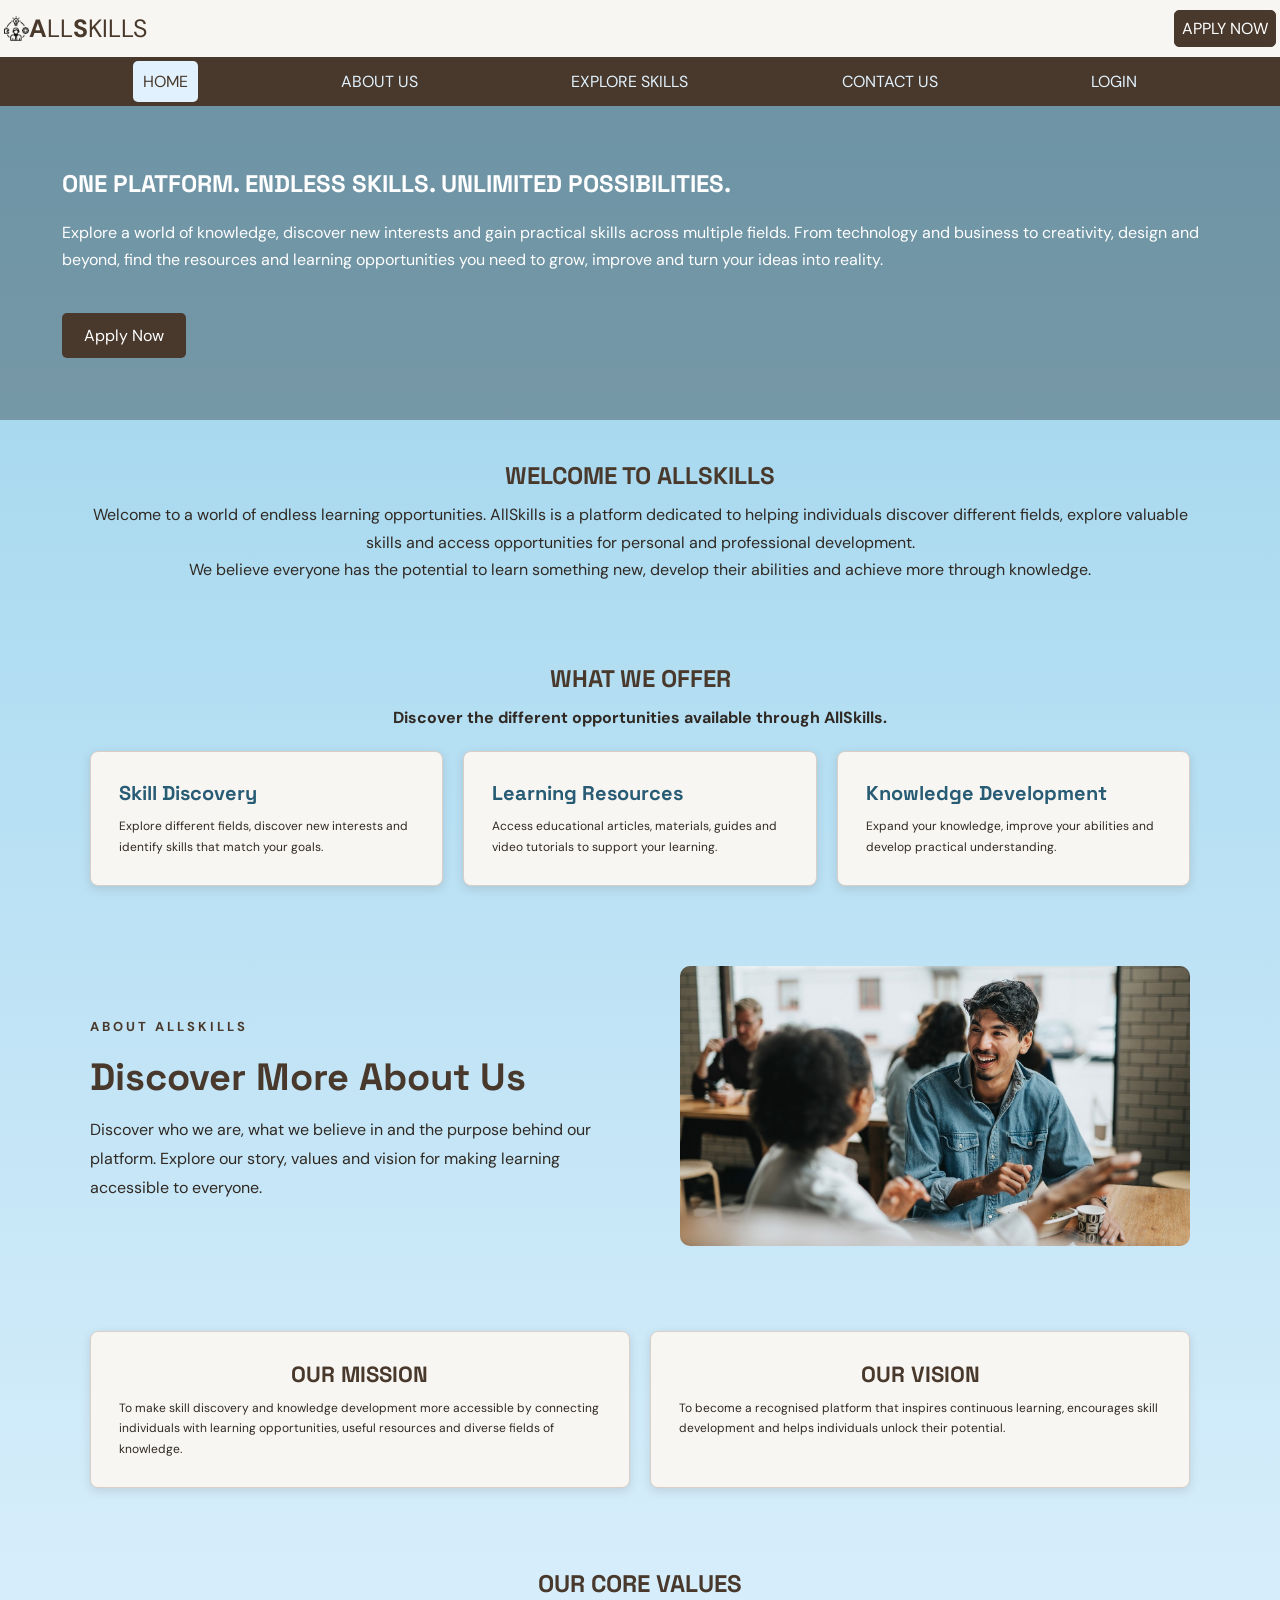
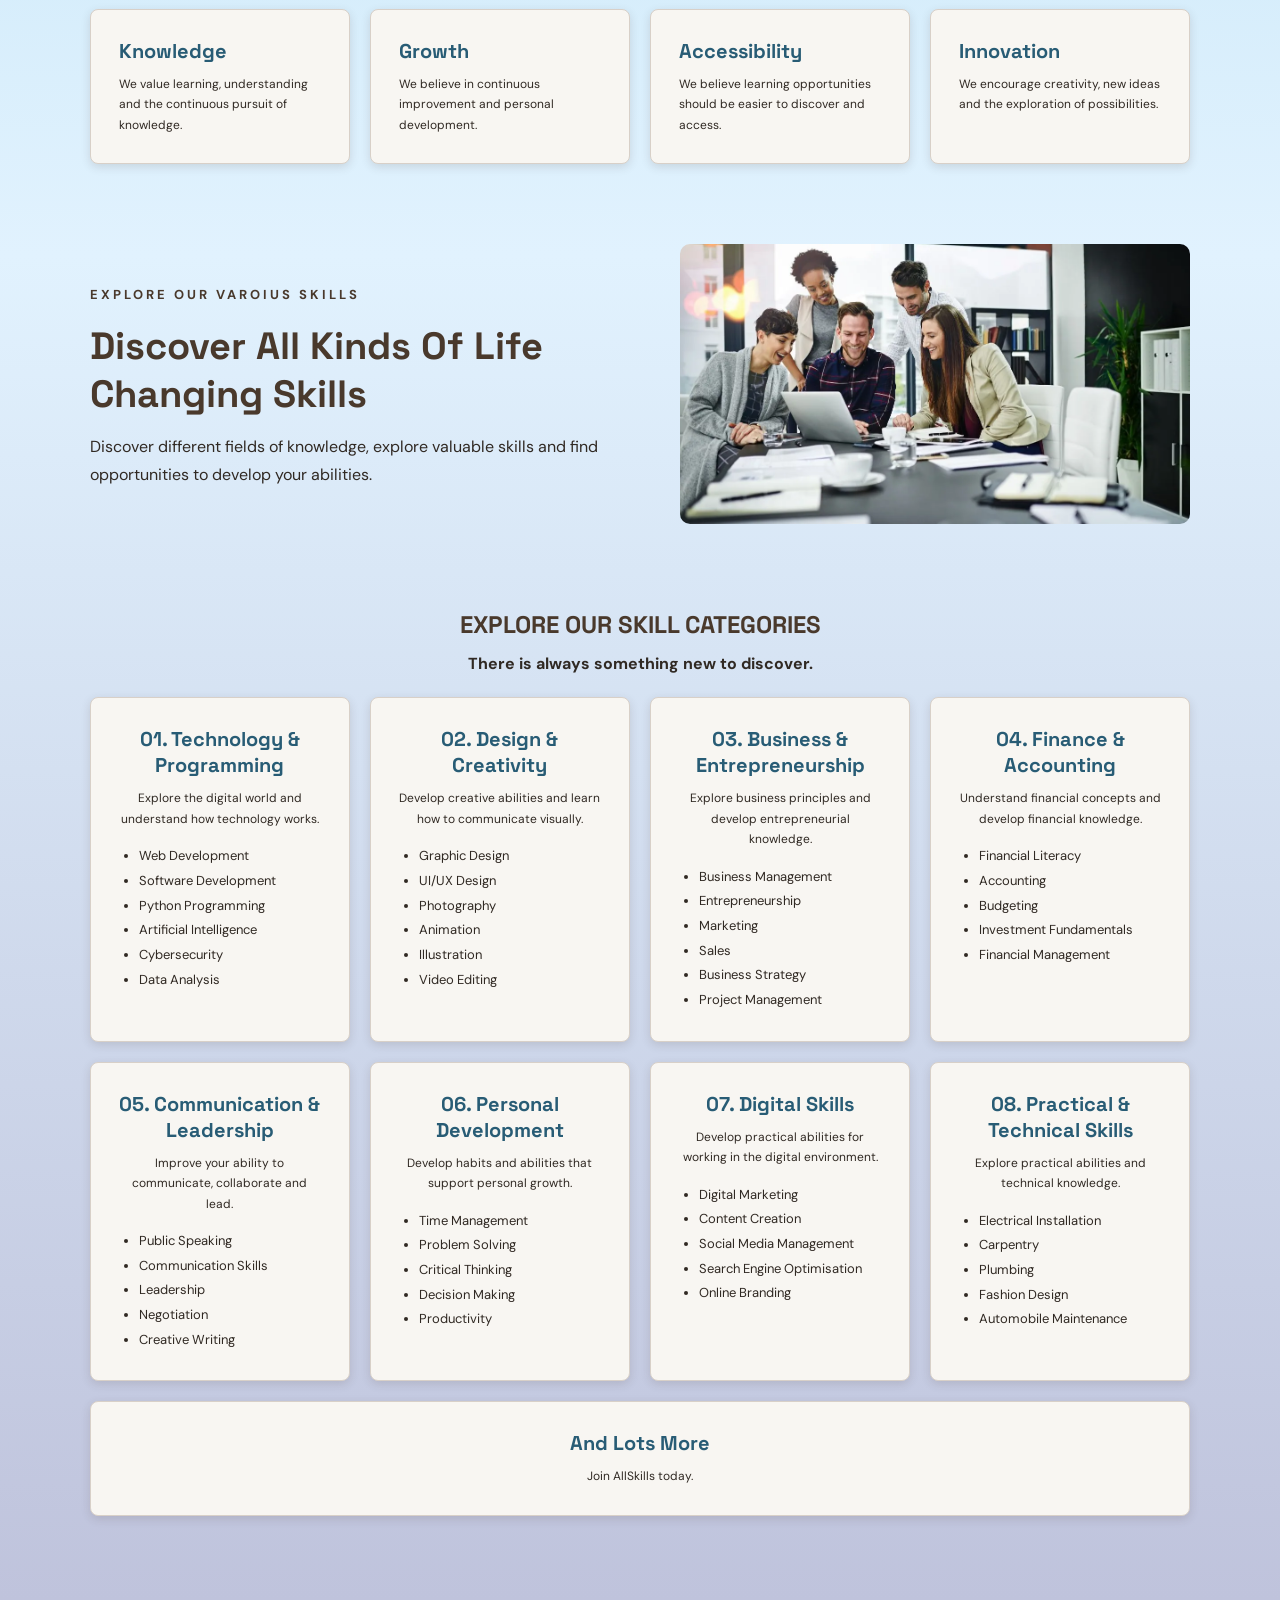
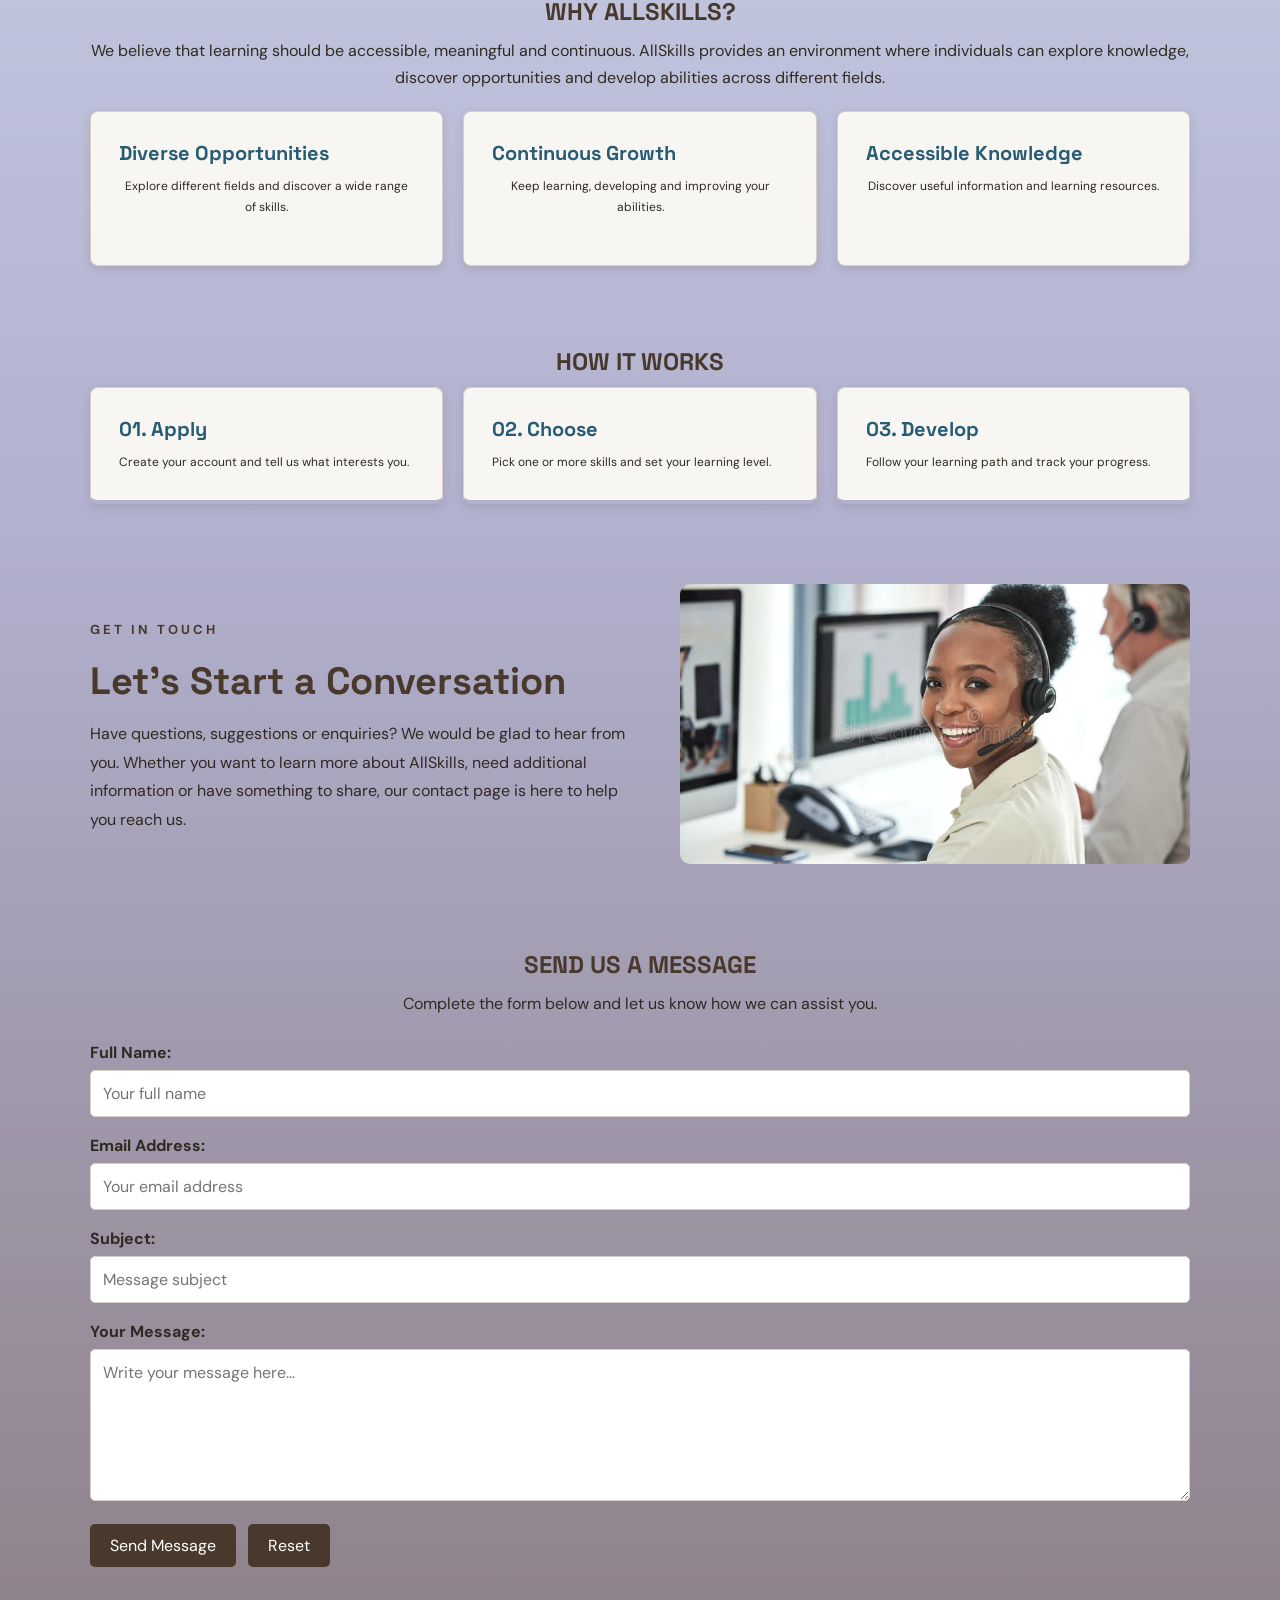
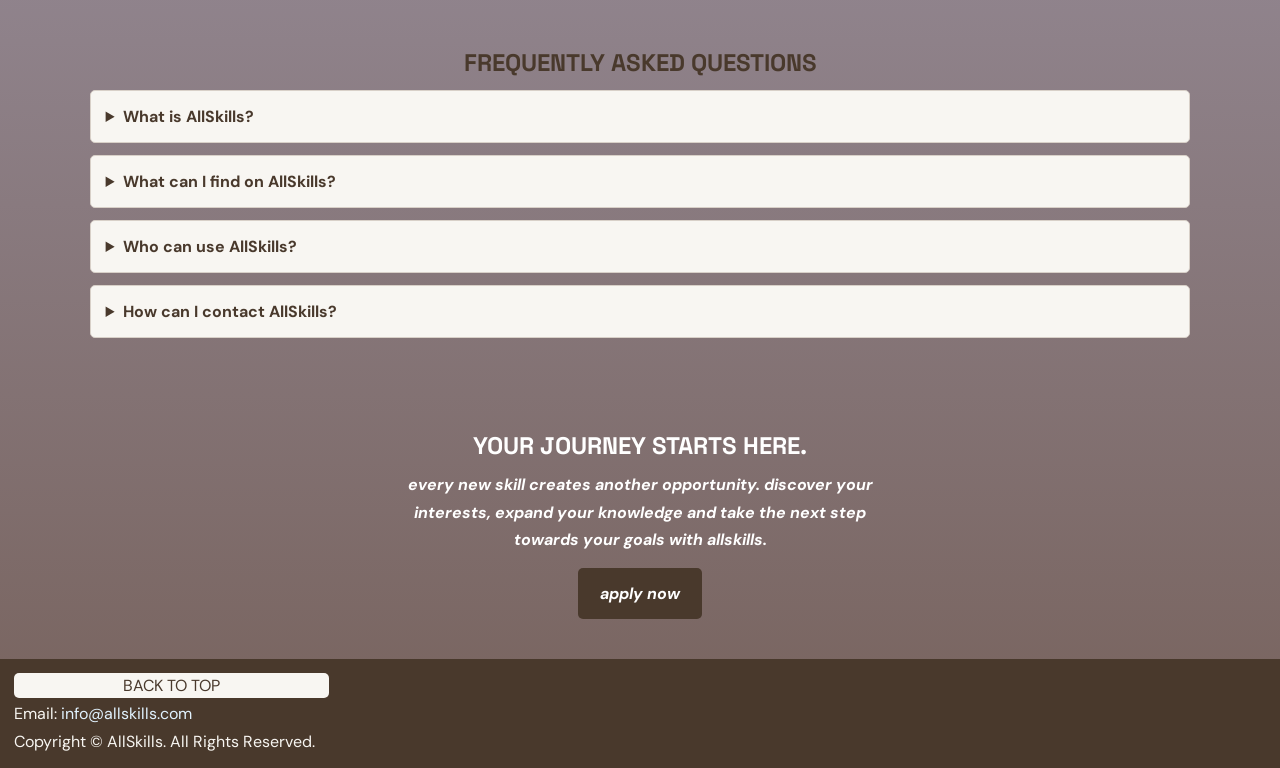
<file: index.html>
<!DOCTYPE html>
<html lang="en">
<head>
  <meta charset="UTF-8">
  <meta name="viewport" content="width=device-width, initial-scale=1.0">
  <meta name="author" content="Philip Chigozie">
  <meta name="description" content="AllSkills - Discover, explore and develop valuable skills.">
  <title>AllSkills | Home</title>
  <link rel="icon" href="Skills.png">
  <link rel="stylesheet" href="index.css">
  <link href="https://fonts.googleapis.com/css2?family=DM+Sans:wght@400;500;600;700&family=Space+Grotesk:wght@400;500;600;700&display=swap" rel="stylesheet">
</head>
<body class="site">

  <!-- HEADER -->
  <header>
    <div class="head" id="head">
      <p><img class="skillsimg" src="Skills.png" alt="AllSkills logo"><strong>A</strong>ll<strong>S</strong>kills</p>
      <a href="apply.html"><div>APPLY NOW</div></a>
    </div>
    <nav>
      <a href="#intro" class="current"><div>Home</div></a>
      <a href="#about"><div>About Us</div></a>
      <a href="#explore"><div>Explore Skills</div></a>
      <a href="#contact"><div>Contact Us</div></a>
      <a href="login.html"><div>Login</div></a>
    </nav>
  </header>

  <main>

    <!-- HOME / HERO -->
    <section class="intro" id="intro">
      <video autoplay muted loop playsinline class="BG">
        <source src="1.mp4" type="video/mp4">
      </video>
      <div class="content">
        <h1>ONE PLATFORM. ENDLESS SKILLS. UNLIMITED POSSIBILITIES.</h1>
        <p>
          Explore a world of knowledge, discover new interests and gain practical skills across multiple fields. From technology and business to creativity, design and beyond, find the resources and learning opportunities you need to grow, improve and turn your ideas into reality.
        </p>
        <a href="apply.html" class="button">Apply Now</a>
      </div>
    </section>

    <!-- WELCOME -->
    <section class="welcome" id="welcome">
      <h2>Welcome to AllSkills</h2>
      <p>
        Welcome to a world of endless learning opportunities. AllSkills is a platform dedicated to helping individuals discover different fields, explore valuable skills and access opportunities for personal and professional development.
      </p>
      <p>
        We believe everyone has the potential to learn something new, develop their abilities and achieve more through knowledge.
      </p>
    </section>

    <!-- WHAT WE OFFER -->
    <section class="offer">
      <h2>What We Offer</h2>
      <p class="subheading">Discover the different opportunities available through AllSkills.</p>
      <div class="offerbox">
        <div class="box">
          <h3>Skill Discovery</h3>
          <p>Explore different fields, discover new interests and identify skills that match your goals.</p>
        </div>
        <div class="box">
          <h3>Learning Resources</h3>
          <p>Access educational articles, materials, guides and video tutorials to support your learning.</p>
        </div>
        <div class="box">
          <h3>Knowledge Development</h3>
          <p>Expand your knowledge, improve your abilities and develop practical understanding.</p>
        </div>
      </div>
    </section>

    <!-- ABOUT US -->
    <section class="pageintro" id="about">
      <div class="introtext" >
        <p class="introtag">ABOUT ALLSKILLS</p>
        <h1>Discover More About Us</h1>
        <p>
          Discover who we are, what we believe in and the purpose behind our platform. Explore our story, values and vision for making learning accessible to everyone.
        </p>
      </div>
      <div class="introimage">
        <img src="2.jpg" alt="About AllSkills">
      </div>
    </section>

    <section class="mission">
      <div class="box">
        <h2>Our Mission</h2>
        <p>To make skill discovery and knowledge development more accessible by connecting individuals with learning opportunities, useful resources and diverse fields of knowledge.</p>
      </div>
      <div class="box">
        <h2>Our Vision</h2>
        <p>To become a recognised platform that inspires continuous learning, encourages skill development and helps individuals unlock their potential.</p>
      </div>
    </section>

    <section class="values">
      <h2>Our Core Values</h2>
      <div class="offerbox">
        <div class="box">
          <h3>Knowledge</h3>
          <p>We value learning, understanding and the continuous pursuit of knowledge.</p>
        </div>
        <div class="box">
          <h3>Growth</h3>
          <p>We believe in continuous improvement and personal development.</p>
        </div>
        <div class="box">
          <h3>Accessibility</h3>
          <p>We believe learning opportunities should be easier to discover and access.</p>
        </div>
        <div class="box">
          <h3>Innovation</h3>
          <p>We encourage creativity, new ideas and the exploration of possibilities.</p>
        </div>
      </div>
    </section>

    <!-- EXPLORE SKILLS -->
      <section class="pageintro" id="explore">
      <div class="introtext" >
        <p class="introtag">EXPLORE OUR VAROIUS SKILLS</p>
         <h1>Discover All Kinds Of Life Changing Skills</h1>
         <p>Discover different fields of knowledge, explore valuable skills and find opportunities to develop your abilities. </p>
       </div>
      <div class="introimage">
    <img src="3.jpg" alt="About AllSkills">
  </div>
  </section>
    <section class="servicecategories" id="skills">
      <h2>Explore Our Skill Categories</h2>
      <p class="subheading">There is always something new to discover.</p>
      <div class="categorybox">

        <div class="box">
          <h3>01. Technology &amp; Programming</h3>
          <p>Explore the digital world and understand how technology works.</p>
          <ul>
            <li>Web Development</li>
            <li>Software Development</li>
            <li>Python Programming</li>
            <li>Artificial Intelligence</li>
            <li>Cybersecurity</li>
            <li>Data Analysis</li>
          </ul>
        </div>

        <div class="box">
          <h3>02. Design &amp; Creativity</h3>
          <p>Develop creative abilities and learn how to communicate visually.</p>
          <ul>
            <li>Graphic Design</li>
            <li>UI/UX Design</li>
            <li>Photography</li>
            <li>Animation</li>
            <li>Illustration</li>
            <li>Video Editing</li>
          </ul>
        </div>

        <div class="box">
          <h3>03. Business &amp; Entrepreneurship</h3>
          <p>Explore business principles and develop entrepreneurial knowledge.</p>
          <ul>
            <li>Business Management</li>
            <li>Entrepreneurship</li>
            <li>Marketing</li>
            <li>Sales</li>
            <li>Business Strategy</li>
            <li>Project Management</li>
          </ul>
        </div>

        <div class="box">
          <h3>04. Finance &amp; Accounting</h3>
          <p>Understand financial concepts and develop financial knowledge.</p>
          <ul>
            <li>Financial Literacy</li>
            <li>Accounting</li>
            <li>Budgeting</li>
            <li>Investment Fundamentals</li>
            <li>Financial Management</li>
          </ul>
        </div>

        <div class="box">
          <h3>05. Communication &amp; Leadership</h3>
          <p>Improve your ability to communicate, collaborate and lead.</p>
          <ul>
            <li>Public Speaking</li>
            <li>Communication Skills</li>
            <li>Leadership</li>
            <li>Negotiation</li>
            <li>Creative Writing</li>
          </ul>
        </div>

        <div class="box">
          <h3>06. Personal Development</h3>
          <p>Develop habits and abilities that support personal growth.</p>
          <ul>
            <li>Time Management</li>
            <li>Problem Solving</li>
            <li>Critical Thinking</li>
            <li>Decision Making</li>
            <li>Productivity</li>
          </ul>
        </div>

        <div class="box">
          <h3>07. Digital Skills</h3>
          <p>Develop practical abilities for working in the digital environment.</p>
          <ul>
            <li>Digital Marketing</li>
            <li>Content Creation</li>
            <li>Social Media Management</li>
            <li>Search Engine Optimisation</li>
            <li>Online Branding</li>
          </ul>
        </div>

        <div class="box">
          <h3>08. Practical &amp; Technical Skills</h3>
          <p>Explore practical abilities and technical knowledge.</p>
          <ul>
            <li>Electrical Installation</li>
            <li>Carpentry</li>
            <li>Plumbing</li>
            <li>Fashion Design</li>
            <li>Automobile Maintenance</li>
          </ul>
        </div>

        <div class="box">
          <h3>And Lots More</h3>
          <p>Join AllSkills today.</p>
        </div>

      </div>
    </section>

    <!-- WHY ALLSKILLS -->
    <section class="why">
      <h2>Why AllSkills?</h2>
      <p>We believe that learning should be accessible, meaningful and continuous. AllSkills provides an environment where individuals can explore knowledge, discover opportunities and develop abilities across different fields.</p>
      <div class="whybox">
        <div class="box">
          <h3>Diverse Opportunities</h3>
          <p>Explore different fields and discover a wide range of skills.</p>
        </div>
        <div class="box">
          <h3>Continuous Growth</h3>
          <p>Keep learning, developing and improving your abilities.</p>
        </div>
        <div class="box">
          <h3>Accessible Knowledge</h3>
          <p>Discover useful information and learning resources.</p>
        </div>
      </div>
    </section>

    <!-- HOW IT WORKS -->
    <section class="how">
      <h2>How It Works</h2>
      <div class="howbox">
        <div class="box">
          <h3>01. Apply</h3>
          <p>Create your account and tell us what interests you.</p>
        </div>
        <div class="box">
          <h3>02. Choose</h3>
          <p>Pick one or more skills and set your learning level.</p>
        </div>
        <div class="box">
          <h3>03. Develop</h3>
          <p>Follow your learning path and track your progress.</p>
        </div>
      </div>
    </section>

    <!-- CONTACT FORM -->
        <section class="pageintro" id="contact">
      <div class="introtext">
    <p class="introtag">Get In Touch</p>
        <h1>Let's Start a Conversation</h1>
    <p>
      Have questions, suggestions or enquiries? We would be glad to hear from you. Whether you want to learn more about AllSkills, need additional information or have something to share, our contact page is here to help you reach us.
    </p>
      </div>
        <div class="introimage">
            <img src="4.jpg" alt=" AllSkills contact">
        </div>
  </section> 
    <section class="contactform" id="contactform">
      <h2>Send Us a Message</h2>
      <p>Complete the form below and let us know how we can assist you.</p>
      <form action="#" method="post">
        <div>
          <label for="name">Full Name:</label>
          <input type="text" id="name" name="name" placeholder="Your full name" required>
        </div>
        <div>
          <label for="email">Email Address:</label>
          <input type="email" id="email" name="email" placeholder="Your email address" required>
        </div>
        <div>
          <label for="subject">Subject:</label>
          <input type="text" id="subject" name="subject" placeholder="Message subject" required>
        </div>
        <div>
          <label for="message">Your Message:</label>
          <textarea id="message" name="message" rows="6" placeholder="Write your message here..." required></textarea>
        </div>
        <button type="submit">Send Message</button>
        <button type="reset">Reset</button>
      </form>
    </section>

    <!-- FAQ -->
    <section class="faq">
      <h2>Frequently Asked Questions</h2>
      <details>
        <summary>What is AllSkills?</summary>
        <p>AllSkills is a platform dedicated to skill discovery, knowledge development and learning opportunities across different fields.</p>
      </details>
      <details>
        <summary>What can I find on AllSkills?</summary>
        <p>You can explore different skill categories, educational content, learning materials and useful resources.</p>
      </details>
      <details>
        <summary>Who can use AllSkills?</summary>
        <p>AllSkills is designed for individuals interested in discovering knowledge and developing new abilities.</p>
      </details>
      <details>
        <summary>How can I contact AllSkills?</summary>
        <p>You can use the contact form on this page or email us at the address in the footer.</p>
      </details>
    </section>

    <!-- FINAL CALL TO ACTION -->
    <section class="apply">
      <h2>Your Journey Starts Here.</h2>
      <p>
        Every new skill creates another opportunity. Discover your <br>interests, expand your knowledge and take the next step<br> towards your goals with AllSkills.
      </p>
      <p><a href="apply.html" class="button">Apply Now</a></p>
    </section>

  </main>

  <!-- FOOTER (contact details live here) -->
  <footer>
    <a href="#intro"><div class="back">Back to top</div></a>
    <p>Email: <a href="mailto:info@allskills.com" style="color:var(--ice-blue);">info@allskills.com</a></p>
    <p>Copyright &copy; AllSkills. All Rights Reserved.</p>
  </footer>

</body>
</html>
</file>
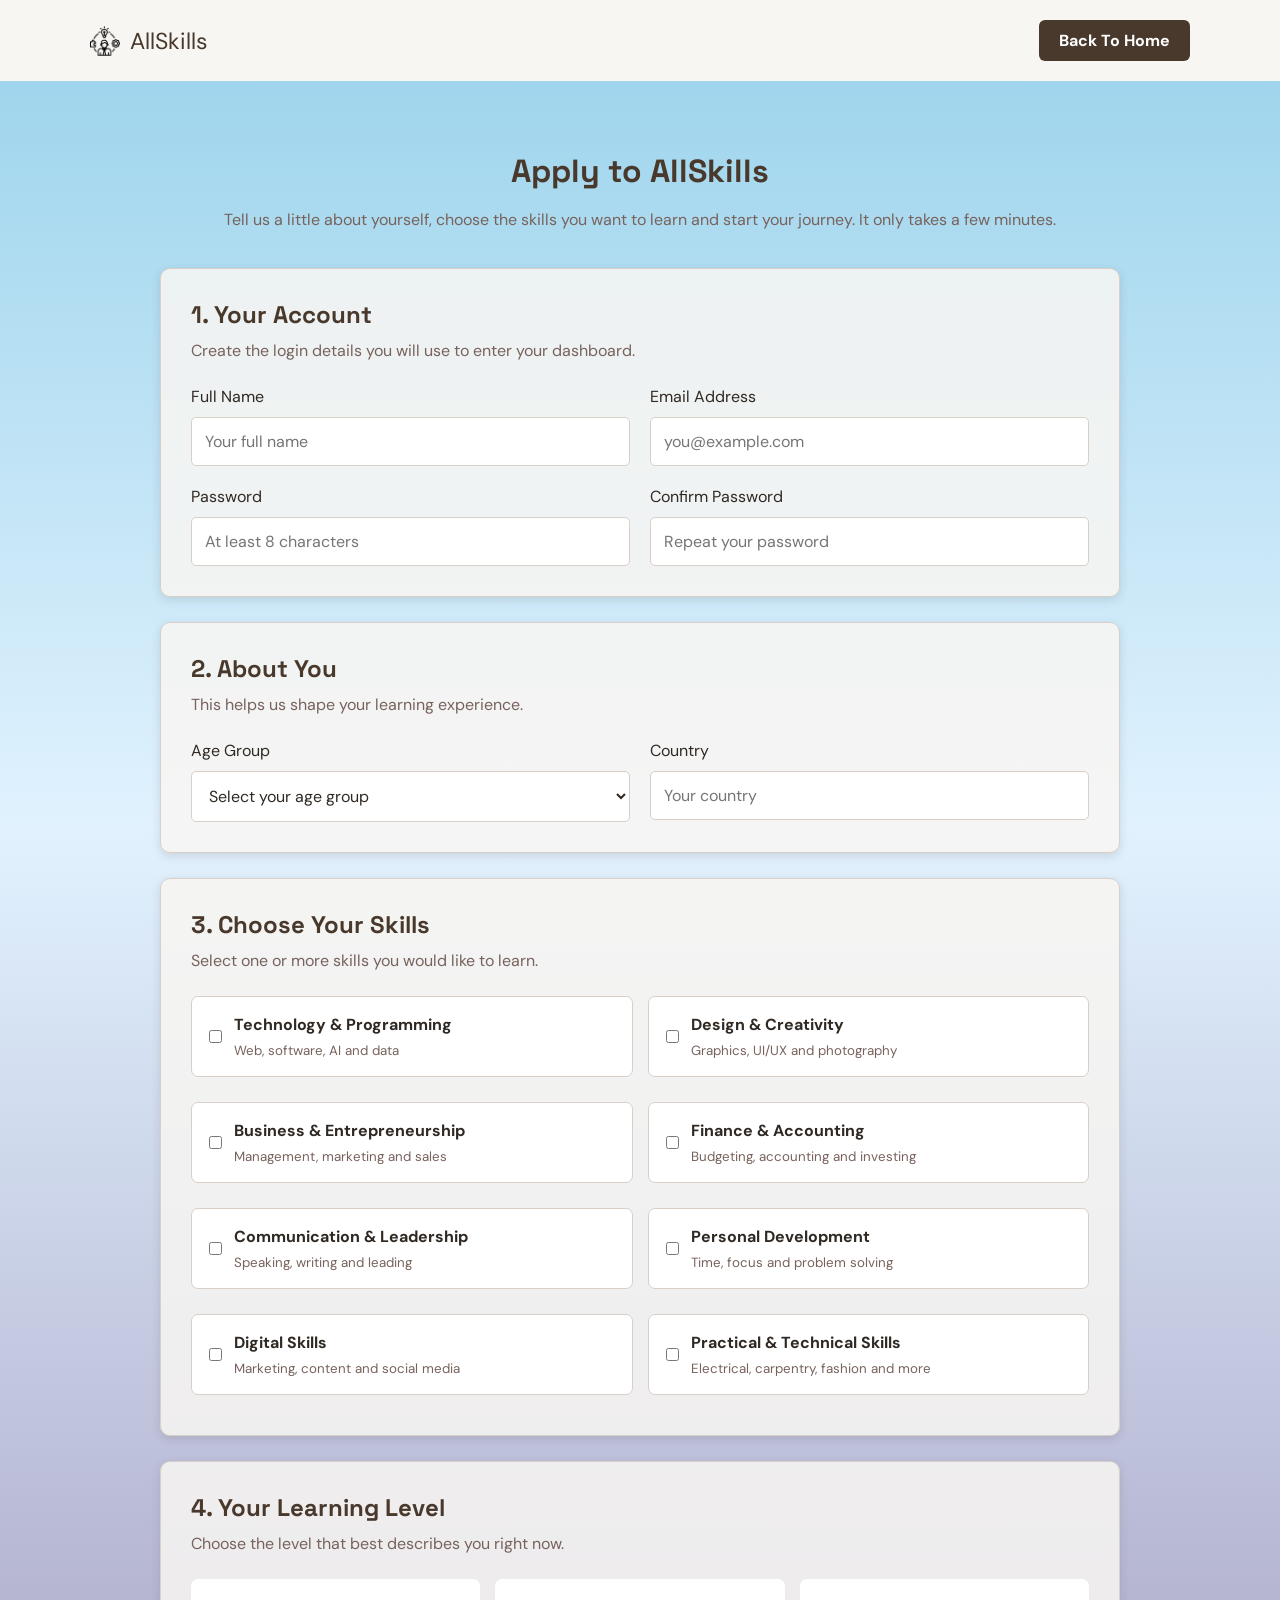
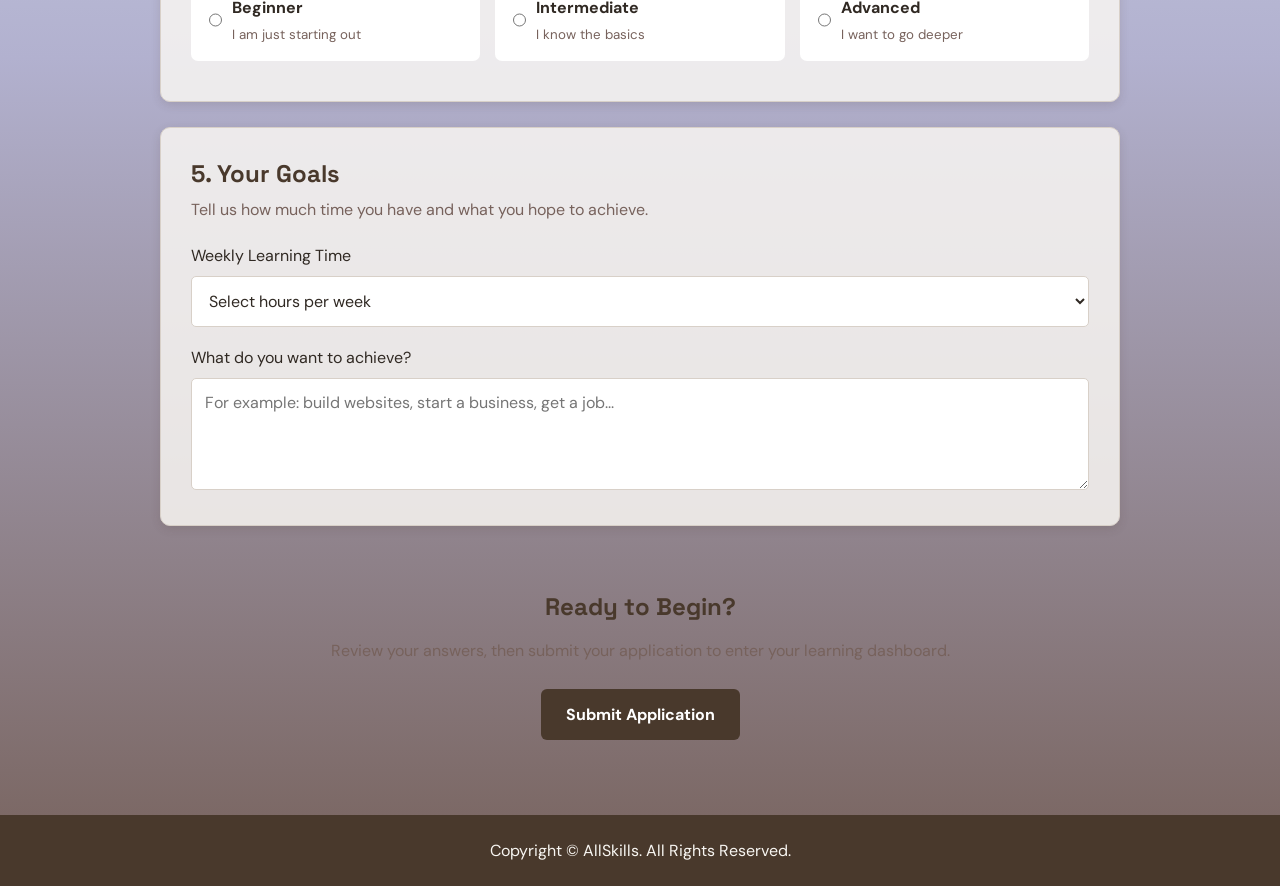
<file: apply.html>
<!DOCTYPE html>
<html lang="en">
<head>
  <meta charset="UTF-8">
  <meta name="viewport" content="width=device-width, initial-scale=1.0">
  <meta name="author" content="Philip Chigozie">
  <meta name="description" content="Apply to AllSkills and choose the skills you want to learn.">
  <title>AllSkills | Apply</title>
  <link rel="icon" href="Skills.png">
  <link rel="stylesheet" href="apply.css">
  <link href="https://fonts.googleapis.com/css2?family=DM+Sans:wght@400;500;600;700&family=Space+Grotesk:wght@400;500;600;700&display=swap" rel="stylesheet">
</head>
<body>

  <!-- HEADER -->
  <header class="app-header">
    <a href="index.html" class="brand">
      <img src="Skills.png" alt="AllSkills logo">
      <span>AllSkills</span>
    </a>
    <a href="index.html" class="exit">Back to Home</a>
  </header>

  <main class="application">

    <!-- INTRO -->
    <section class="apply-intro">
      <h1>Apply to AllSkills</h1>
      <p>
        Tell us a little about yourself, choose the skills you want to learn
        and start your journey. It only takes a few minutes.
      </p>
    </section>

    <form id="apply-form" action="success.html" method="get">

      <!-- 1. ACCOUNT DETAILS -->
      <section class="form-section">
        <h2>1. Your Account</h2>
        <p>Create the login details you will use to enter your dashboard.</p>

        <div class="form-grid">
          <div>
            <label for="fullname">Full Name</label>
            <input type="text" id="fullname" name="fullname" placeholder="Your full name" required>
          </div>
          <div>
            <label for="email">Email Address</label>
            <input type="email" id="email" name="email" placeholder="you@example.com" required>
          </div>
          <div>
            <label for="password">Password</label>
            <input type="password" id="password" name="password" placeholder="At least 8 characters" minlength="8" required>
          </div>
          <div>
            <label for="confirm">Confirm Password</label>
            <input type="password" id="confirm" name="confirm" placeholder="Repeat your password" minlength="8" required>
          </div>
        </div>
      </section>

      <!-- 2. PERSONAL DETAILS -->
      <section class="form-section">
        <h2>2. About You</h2>
        <p>This helps us shape your learning experience.</p>

        <div class="form-grid">
          <div>
            <label for="age">Age Group</label>
            <select id="age" name="age" required>
              <option value="">Select your age group</option>
              <option>Under 18</option>
              <option>18 - 24</option>
              <option>25 - 34</option>
              <option>35 - 44</option>
              <option>45 and above</option>
            </select>
          </div>
          <div>
            <label for="country">Country</label>
            <input type="text" id="country" name="country" placeholder="Your country" required>
          </div>
        </div>
      </section>

      <!-- 3. SKILL SELECTION -->
      <section class="form-section">
        <h2>3. Choose Your Skills</h2>
        <p>Select one or more skills you would like to learn.</p>

        <div class="skill-selection">
          <label class="skill-option">
            <input type="checkbox" name="skills" value="technology">
            <span><strong>Technology &amp; Programming</strong><small>Web, software, AI and data</small></span>
          </label>
          <label class="skill-option">
            <input type="checkbox" name="skills" value="design">
            <span><strong>Design &amp; Creativity</strong><small>Graphics, UI/UX and photography</small></span>
          </label>
          <label class="skill-option">
            <input type="checkbox" name="skills" value="business">
            <span><strong>Business &amp; Entrepreneurship</strong><small>Management, marketing and sales</small></span>
          </label>
          <label class="skill-option">
            <input type="checkbox" name="skills" value="finance">
            <span><strong>Finance &amp; Accounting</strong><small>Budgeting, accounting and investing</small></span>
          </label>
          <label class="skill-option">
            <input type="checkbox" name="skills" value="communication">
            <span><strong>Communication &amp; Leadership</strong><small>Speaking, writing and leading</small></span>
          </label>
          <label class="skill-option">
            <input type="checkbox" name="skills" value="personal">
            <span><strong>Personal Development</strong><small>Time, focus and problem solving</small></span>
          </label>
          <label class="skill-option">
            <input type="checkbox" name="skills" value="digital">
            <span><strong>Digital Skills</strong><small>Marketing, content and social media</small></span>
          </label>
          <label class="skill-option">
            <input type="checkbox" name="skills" value="practical">
            <span><strong>Practical &amp; Technical Skills</strong><small>Electrical, carpentry, fashion and more</small></span>
          </label>
        </div>
      </section>

      <!-- 4. LEARNING LEVEL -->
      <section class="form-section">
        <h2>4. Your Learning Level</h2>
        <p>Choose the level that best describes you right now.</p>

        <div class="level-selection">
          <label>
            <input type="radio" name="level" value="beginner" required>
            <span><strong>Beginner</strong><small>I am just starting out</small></span>
          </label>
          <label>
            <input type="radio" name="level" value="intermediate">
            <span><strong>Intermediate</strong><small>I know the basics</small></span>
          </label>
          <label>
            <input type="radio" name="level" value="advanced">
            <span><strong>Advanced</strong><small>I want to go deeper</small></span>
          </label>
        </div>
      </section>

      <!-- 5. GOALS -->
      <section class="form-section">
        <h2>5. Your Goals</h2>
        <p>Tell us how much time you have and what you hope to achieve.</p>

        <div>
          <label for="time">Weekly Learning Time</label>
          <select id="time" name="time" required>
            <option value="">Select hours per week</option>
            <option>1 - 3 hours</option>
            <option>4 - 7 hours</option>
            <option>8 - 14 hours</option>
            <option>15 hours or more</option>
          </select>
        </div>

        <div class="form-group">
          <label for="goal">What do you want to achieve?</label>
          <textarea id="goal" name="goal" rows="4" placeholder="For example: build websites, start a business, get a job..."></textarea>
        </div>
      </section>

      <!-- SUBMIT -->
      <section class="submit-section">
        <h2>Ready to Begin?</h2>
        <p>
          Review your answers, then submit your application
          to enter your learning dashboard.
        </p>
        <button type="submit">Submit Application</button>
      </section>

    </form>
  </main>

  <footer class="app-footer">
    <p>Copyright &copy; AllSkills. All Rights Reserved.</p>
  </footer>

</body>
</html>
</file>
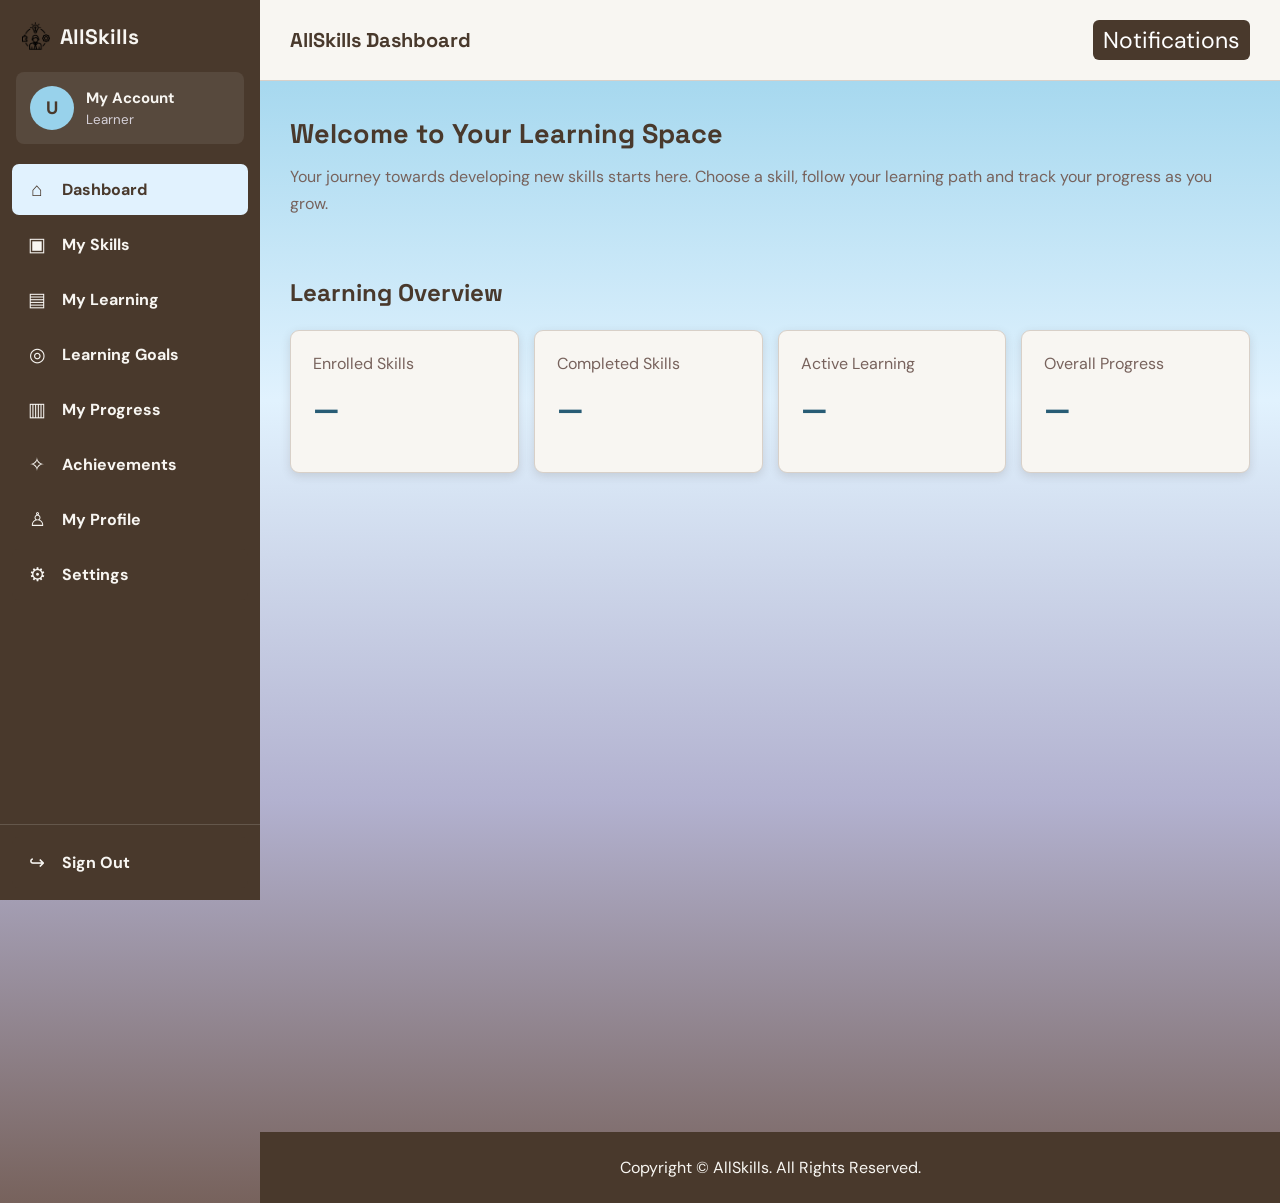
<file: dashboard.html>
<!DOCTYPE html>
<html lang="en">
<head>
  <meta charset="UTF-8">
  <meta name="viewport" content="width=device-width, initial-scale=1.0">
  <meta name="author" content="Philip Chigozie">
  <meta name="description" content="Your AllSkills Learning Dashboard">
  <title>AllSkills | Dashboard</title>
  <link rel="icon" href="Skills.png">
  <link rel="stylesheet" href="dashboard.css">
  <link href="https://fonts.googleapis.com/css2?family=DM+Sans:wght@400;500;600;700&family=Space+Grotesk:wght@400;500;600;700&display=swap" rel="stylesheet">
</head>
<body>

<input type="checkbox" id="menu-toggle">

<div class="dashboard">

  <!-- FIXED LEFT SIDEBAR -->
  <aside class="sidebar">
    <div class="side-head">
      <img src="Skills.png" alt="AllSkills logo">
      <h2>AllSkills</h2>
    </div>

    <div class="side-profile">
      <div class="avatar">U</div>
      <div>
        <strong>My Account</strong>
        <small>Learner</small>
      </div>
    </div>

    <nav>
      <a href="#view-dashboard"><span>⌂</span><b>Dashboard</b></a>
      <a href="#view-myskills"><span>▣</span><b>My Skills</b></a>
      <a href="#view-learning"><span>▤</span><b>My Learning</b></a>
      <a href="#view-goals"><span>◎</span><b>Learning Goals</b></a>
      <a href="#view-progress"><span>▥</span><b>My Progress</b></a>
      <a href="#view-achievements"><span>✧</span><b>Achievements</b></a>
      <a href="#view-profile"><span>♙</span><b>My Profile</b></a>
      <a href="#view-settings"><span>⚙</span><b>Settings</b></a>
    </nav>

    <div class="side-bottom">
      <a href="index.html"><span>↪</span><b>Sign Out</b></a>
    </div>
  </aside>

  <label for="menu-toggle" class="sidebar-overlay"></label>

  <!-- MAIN CONTENT -->
  <main class="main-content">

    <header class="topbar">
      <div class="top-left">
        <label for="menu-toggle" class="top-menu">☰</label>
        <h2>AllSkills Dashboard</h2>
      </div>
      <div class="top-right">
        <a href="#view-notifications" class="notification">Notifications</a>
      </div>
    </header>

    <!-- DASHBOARD HOME -->
    <div class="view" id="view-dashboard">
      <section class="welcome">
        <h1>Welcome to Your Learning Space</h1>
        <p>
          Your journey towards developing new skills starts here. Choose a skill, follow your learning path and track your progress as you grow.
        </p>
      </section>

      <section class="overview">
        <h2>Learning Overview</h2>
        <div class="overview-grid">
          <div class="stat-card"><p>Enrolled Skills</p><h2 id="total-skills">—</h2></div>
          <div class="stat-card"><p>Completed Skills</p><h2 id="completed-skills">—</h2></div>
          <div class="stat-card"><p>Active Learning</p><h2 id="active-skills">—</h2></div>
          <div class="stat-card"><p>Overall Progress</p><h2 id="overall-progress">—</h2></div>
        </div>
      </section>
    </div>

    <!-- MY SKILLS -->
    <section class="view dashboard-section" id="view-myskills">
      <div class="section-heading">
        <h2>My Skills</h2>
        <a href="index.html#skills">Explore Skills +</a>
      </div>
      <div class="empty-state" id="skills-container">
        <span class="empty-icon">✧</span>
        <h3>Your Skills Will Appear Here</h3>
        <p>You haven't enrolled in any skills yet. Explore available skills and start building your learning journey.</p>
        <a href="index.html#skills" class="empty-button">Explore Skills</a>
      </div>
    </section>

    <!-- MY LEARNING -->
    <section class="view dashboard-section" id="view-learning">
      <h2>Continue Learning</h2>
      <div class="empty-state" id="learning-container">
        <span class="empty-icon">▤</span>
        <h3>No Active Learning Path</h3>
        <p>Once you enrol in a skill, your learning stages will appear here. Complete each stage to unlock the next one.</p>
      </div>
    </section>

    <!-- GOALS -->
    <section class="view dashboard-section" id="view-goals">
      <h2>My Learning Goals</h2>
      <div class="empty-state" id="goals-container">
        <span class="empty-icon">◎</span>
        <h3>Your Goals Will Appear Here</h3>
        <p>Your learning objectives and targets will be displayed here.</p>
      </div>
    </section>

    <!-- PROGRESS -->
    <section class="view dashboard-section" id="view-progress">
      <h2>Track Your Progress</h2>
      <div class="empty-state" id="progress-container">
        <span class="empty-icon">▥</span>
        <h3>Your Progress Starts Here</h3>
        <p>As you complete learning stages, your progress will be calculated and displayed here.</p>
      </div>
    </section>

    <!-- ACHIEVEMENTS -->
    <section class="view dashboard-section" id="view-achievements">
      <h2>Achievements</h2>
      <div class="empty-state" id="achievements-container">
        <span class="empty-icon">✧</span>
        <h3>No Achievements Yet</h3>
        <p>Your completed skills and learning milestones will be recognised here.</p>
      </div>
    </section>

    <!-- PROFILE -->
    <section class="view dashboard-section" id="view-profile">
      <h2>My Profile</h2>
      <div class="empty-state" id="profile-container">
        <span class="empty-icon">♙</span>
        <h3>Your Profile</h3>
        <p>Your personal information and account details will appear here.</p>
      </div>
    </section>

    <!-- SETTINGS -->
    <section class="view dashboard-section" id="view-settings">
      <h2>Settings</h2>
      <div class="empty-state">
        <h3>Account Settings</h3>
        <p>Manage your account preferences and learning settings here.</p>
      </div>
    </section>

    <!-- NOTIFICATIONS -->
    <section class="view dashboard-section" id="view-notifications">
      <h2>Notifications</h2>
      <div class="empty-state">
        <h3>No Notifications</h3>
        <p>Your learning updates and notifications will appear here.</p>
      </div>
    </section>

    <footer class="dashboard-footer">
      <p>Copyright &copy; AllSkills. All Rights Reserved.</p>
    </footer>

  </main>
</div>

</body>
</html>
</file>
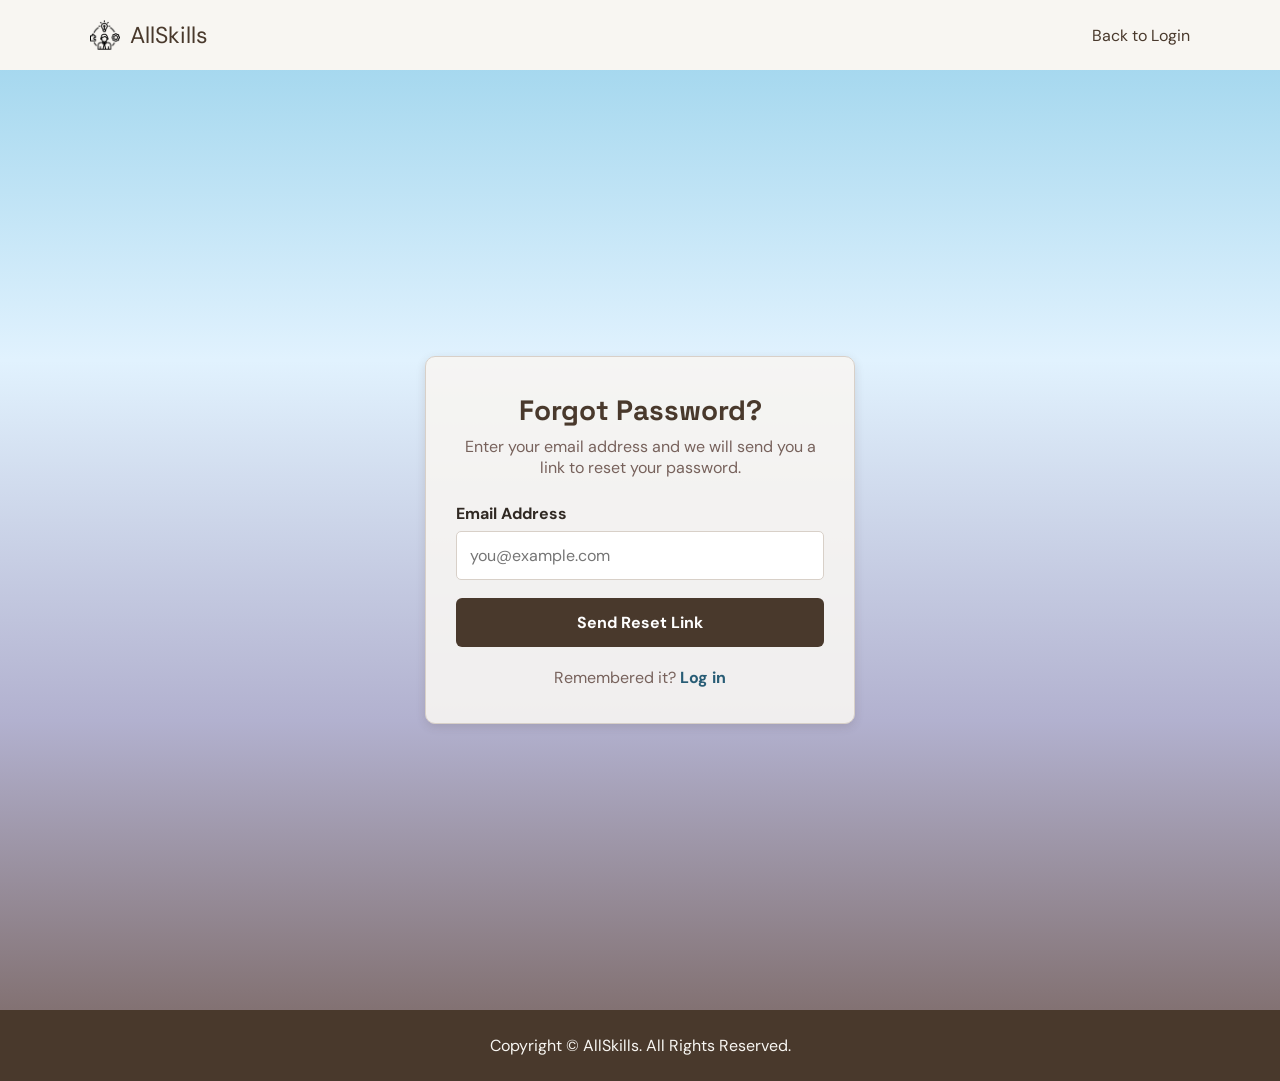
<file: forget.html>
<!DOCTYPE html>
<html lang="en">
<head>
  <meta charset="UTF-8">
  <meta name="viewport" content="width=device-width, initial-scale=1.0">
  <meta name="author" content="Philip Chigozie">
  <meta name="description" content="Reset your AllSkills password.">
  <title>AllSkills | Forgot Password</title>
  <link rel="icon" href="Skills.png">
  <link rel="stylesheet" href="login.css">
  <link href="https://fonts.googleapis.com/css2?family=DM+Sans:wght@400;500;600;700&family=Space+Grotesk:wght@400;500;600;700&display=swap" rel="stylesheet">
</head>
<body>

  <header class="app-header">
    <a href="index.html" class="brand">
      <img src="Skills.png" alt="AllSkills logo">
      <span>AllSkills</span>
    </a>
    <a href="login.html" class="exit">Back to Login</a>
  </header>

  <main class="login-wrap">
    <section class="login-card">
      <h1>Forgot Password?</h1>
      <p class="login-sub">Enter your email address and we will send you a link to reset your password.</p>

      <form id="forgot-form" action="login.html" method="get">
        <div>
          <label for="forgot-email">Email Address</label>
          <input type="email" id="forgot-email" name="email" placeholder="you@example.com" required>
        </div>
        <button type="submit">Send Reset Link</button>
      </form>

      <p class="login-switch">
        Remembered it? <a href="login.html">Log in</a>
      </p>
    </section>
  </main>

  <footer class="app-footer">
    <p>Copyright &copy; AllSkills. All Rights Reserved.</p>
  </footer>

</body>
</html>
</file>
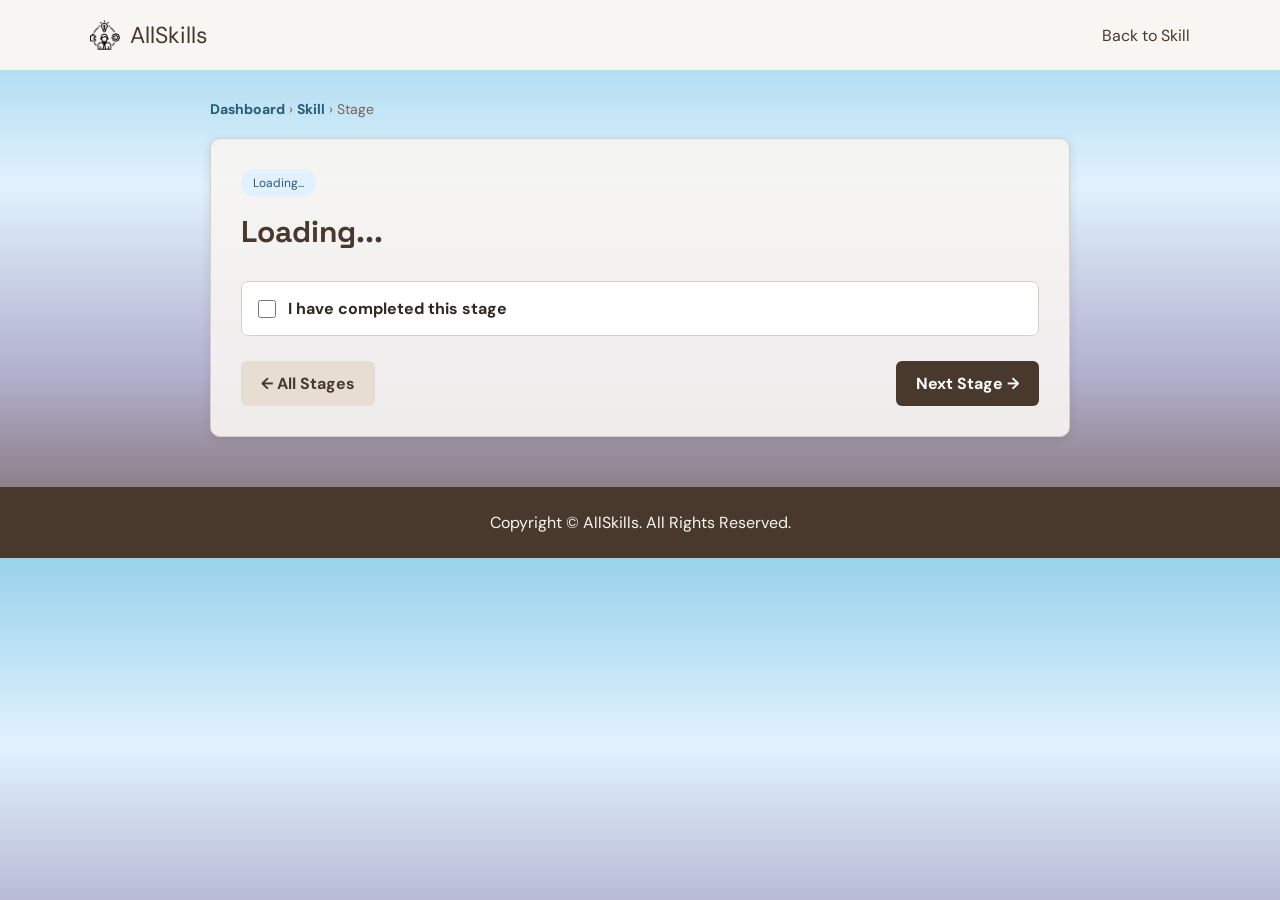
<file: lesson.html>
<!DOCTYPE html>
<html lang="en">
<head>
  <meta charset="UTF-8">
  <meta name="viewport" content="width=device-width, initial-scale=1.0">
  <meta name="author" content="Philip Chigozie">
  <meta name="description" content="Learn on AllSkills.">
  <title>AllSkills | Lesson</title>
  <link rel="icon" href="Skills.png">
  <link rel="stylesheet" href="skills.css">
  <link href="https://fonts.googleapis.com/css2?family=DM+Sans:wght@400;500;600;700&family=Space+Grotesk:wght@400;500;600;700&display=swap" rel="stylesheet">
</head>
<body>

  <header class="app-header">
    <a href="index.html" class="brand">
      <img src="Skills.png" alt="AllSkills logo">
      <span>AllSkills</span>
    </a>
    <a href="skill.html" class="exit">Back to Skill</a>
  </header>
<main class="page-wrap">

  <p class="breadcrumb">
    <a href="dashboard.html">Dashboard</a> &rsaquo;
    <a href="skill.html" id="crumb-skill">Skill</a> &rsaquo;
    <span id="crumb-stage">Stage</span>
  </p>

  <article class="lesson-card">
    <span class="tag" id="lesson-tag">Loading...</span>
    <h1 id="lesson-title">Loading...</h1>

    <!-- Lesson text is inserted here by JavaScript -->
    <div class="lesson-body" id="lesson-content"></div>

    <label class="complete-check">
      <input type="checkbox" id="complete-box">
      <span>I have completed this stage</span>
    </label>

    <div class="lesson-nav">
      <a href="skill.html" class="nav-prev" id="prev-btn">&larr; All Stages</a>
      <a href="lesson.html" class="nav-next" id="next-btn">Next Stage &rarr;</a>
    </div>
  </article>

</main>

  <footer class="app-footer">
    <p>Copyright &copy; AllSkills. All Rights Reserved.</p>
  </footer>

</body>
</html>
</file>
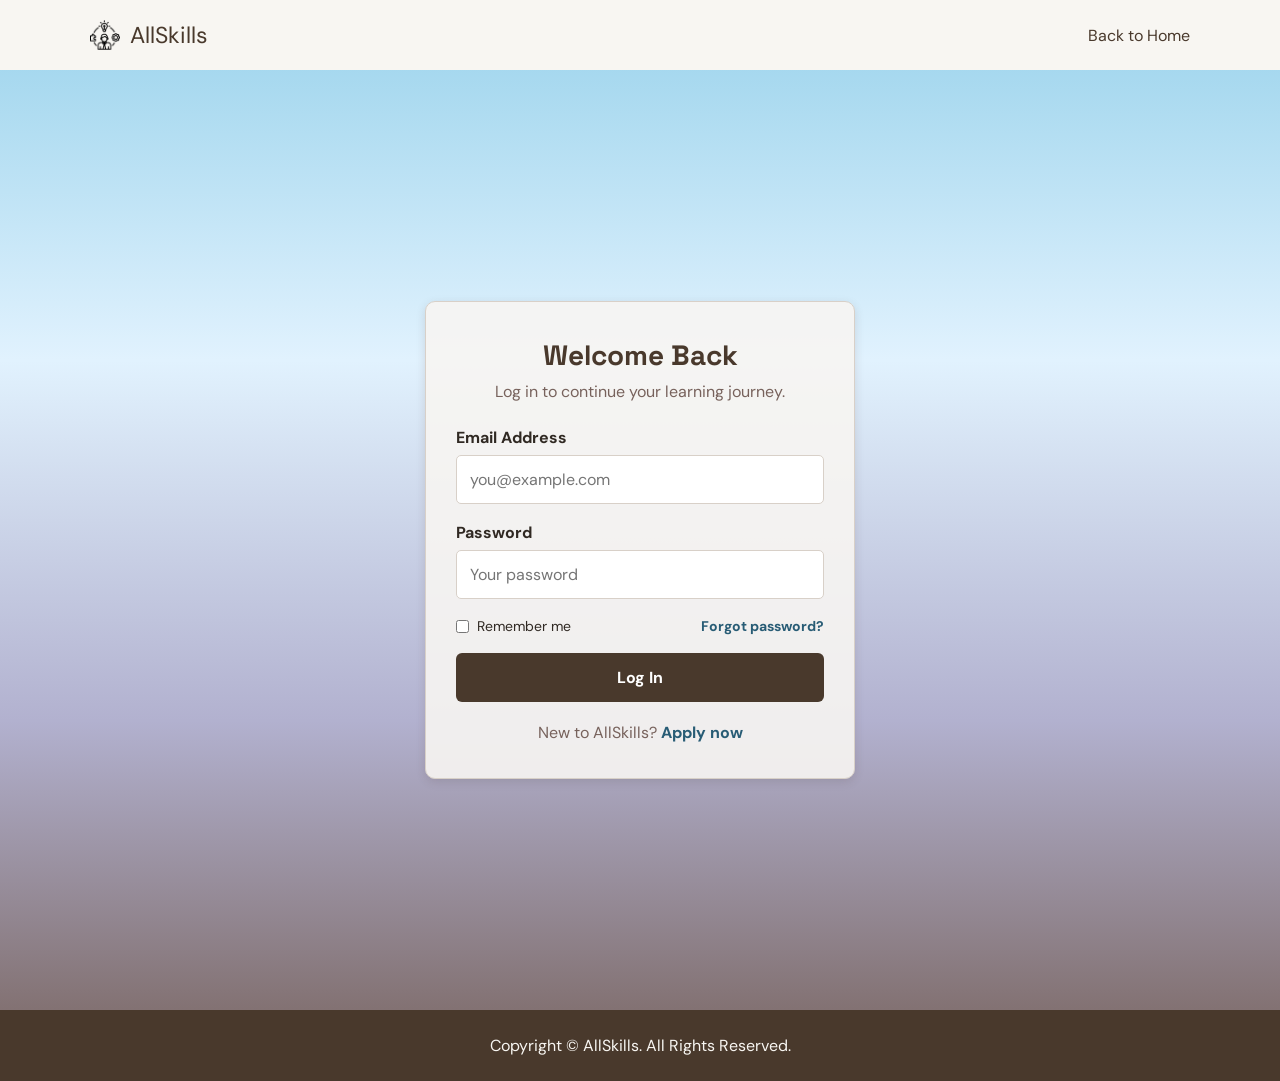
<file: login.html>
<!DOCTYPE html>
<html lang="en">
<head>
  <meta charset="UTF-8">
  <meta name="viewport" content="width=device-width, initial-scale=1.0">
  <meta name="author" content="Philip Chigozie">
  <meta name="description" content="Log in to your AllSkills account.">
  <title>AllSkills | Login</title>
  <link rel="icon" href="Skills.png">
  <link rel="stylesheet" href="login.css">
  <link href="https://fonts.googleapis.com/css2?family=DM+Sans:wght@400;500;600;700&family=Space+Grotesk:wght@400;500;600;700&display=swap" rel="stylesheet">
</head>
<body>

  <header class="app-header">
    <a href="index.html" class="brand">
      <img src="Skills.png" alt="AllSkills logo">
      <span>AllSkills</span>
    </a>
    <a href="index.html" class="exit" class="BTT">Back to Home</a>
  </header>

  <main class="login-wrap">
    <section class="login-card">
      <h1>Welcome Back</h1>
      <p class="login-sub">Log in to continue your learning journey.</p>

      <form id="login-form" action="dashboard.html" method="get">
        <div>
          <label for="login-email">Email Address</label>
          <input type="email" id="login-email" name="email" placeholder="you@example.com" required>
        </div>
        <div>
          <label for="login-password">Password</label>
          <input type="password" id="login-password" name="password" placeholder="Your password" required>
        </div>

        <div class="login-options">
          <label class="remember">
            <input type="checkbox" name="remember"> Remember me
          </label>
        <a href="#">Forgot password?</a>
        </div>

        <button type="submit">Log In</button>
      </form>

      <p class="login-switch">
        New to AllSkills? <a href="apply.html">Apply now</a>
      </p>
    </section>
  </main>

  <footer class="app-footer">
    <p>Copyright &copy; AllSkills. All Rights Reserved.</p>
  </footer>

</body>
</html>
</file>
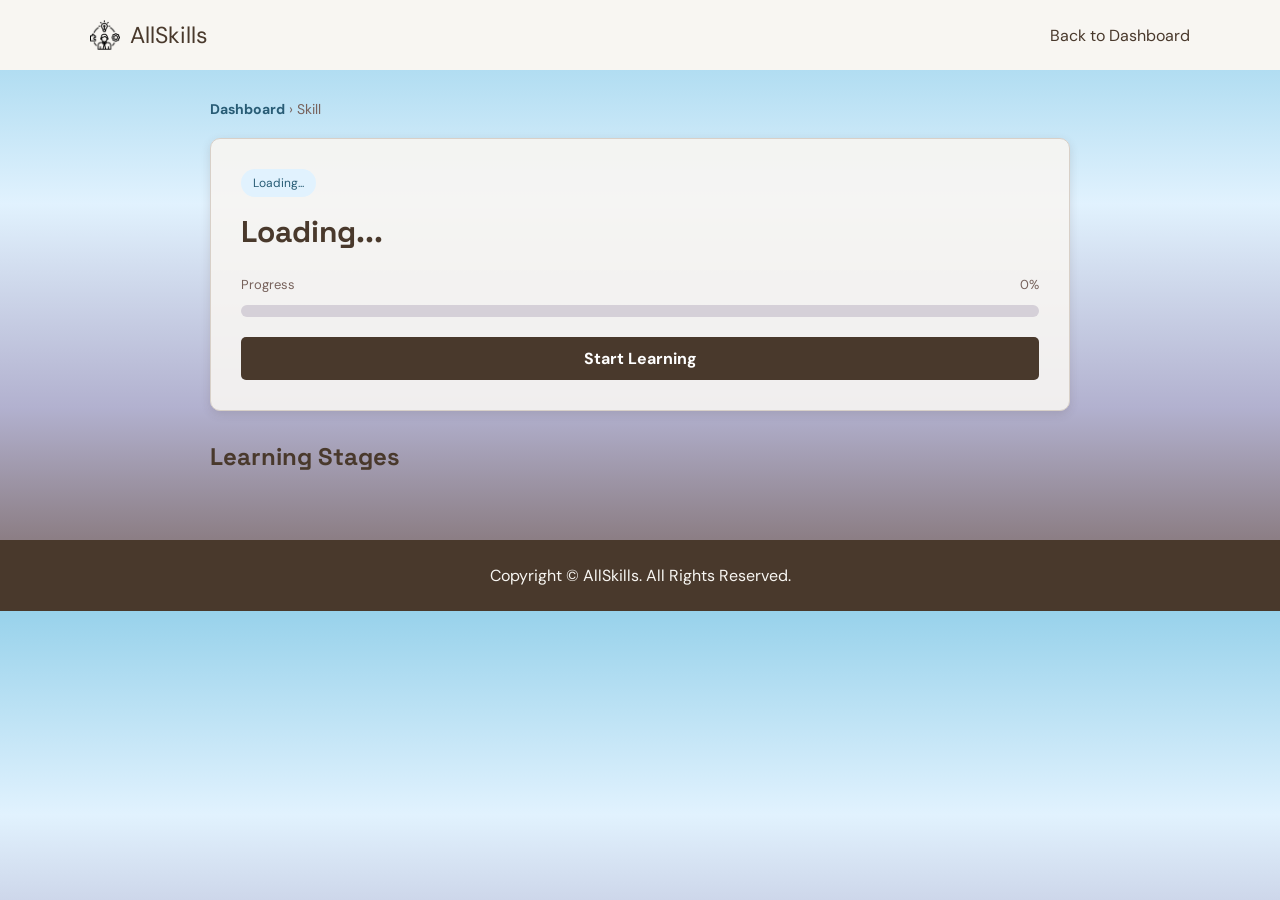
<file: skills.html>
<!DOCTYPE html>
<html lang="en">
<head>
  <meta charset="UTF-8">
  <meta name="viewport" content="width=device-width, initial-scale=1.0">
  <meta name="author" content="Philip Chigozie">
  <meta name="description" content="Skill overview and learning stages on AllSkills.">
  <title>AllSkills | Skill</title>
  <link rel="icon" href="Skills.png">
  <link rel="stylesheet" href="skills.css">
  <link href="https://fonts.googleapis.com/css2?family=DM+Sans:wght@400;500;600;700&family=Space+Grotesk:wght@400;500;600;700&display=swap" rel="stylesheet">
</head>
<body>

  <header class="app-header">
    <a href="index.html" class="brand">
      <img src="Skills.png" alt="AllSkills logo">
      <span>AllSkills</span>
    </a>
    <a href="dashboard.html" class="exit">Back to Dashboard</a>
  </header>

  <main class="page-wrap">

  <p class="breadcrumb">
    <a href="dashboard.html">Dashboard</a> &rsaquo; <span id="crumb-skill">Skill</span>
  </p>

  <!-- SKILL OVERVIEW (JavaScript fills these in) -->
  <section class="skill-hero">
    <span class="tag" id="skill-category">Loading...</span>
    <h1 id="skill-title">Loading...</h1>
    <p id="skill-desc"></p>

    <div class="progress-info">
      <span>Progress</span>
      <span id="skill-percent">0%</span>
    </div>
    <div class="progress-bar large"><div id="skill-bar" style="width:0%"></div></div>

    <a href="lesson.html" class="continue" id="start-btn">Start Learning</a>
  </section>

  <!-- LEARNING STAGES (JavaScript builds this list) -->
  <section class="stage-section">
    <h2>Learning Stages</h2>
    <div class="stage-list" id="stage-list"></div>
  </section>

</main>

  <footer class="app-footer">
    <p>Copyright &copy; AllSkills. All Rights Reserved.</p>
  </footer>

</body>
</html>
</file>
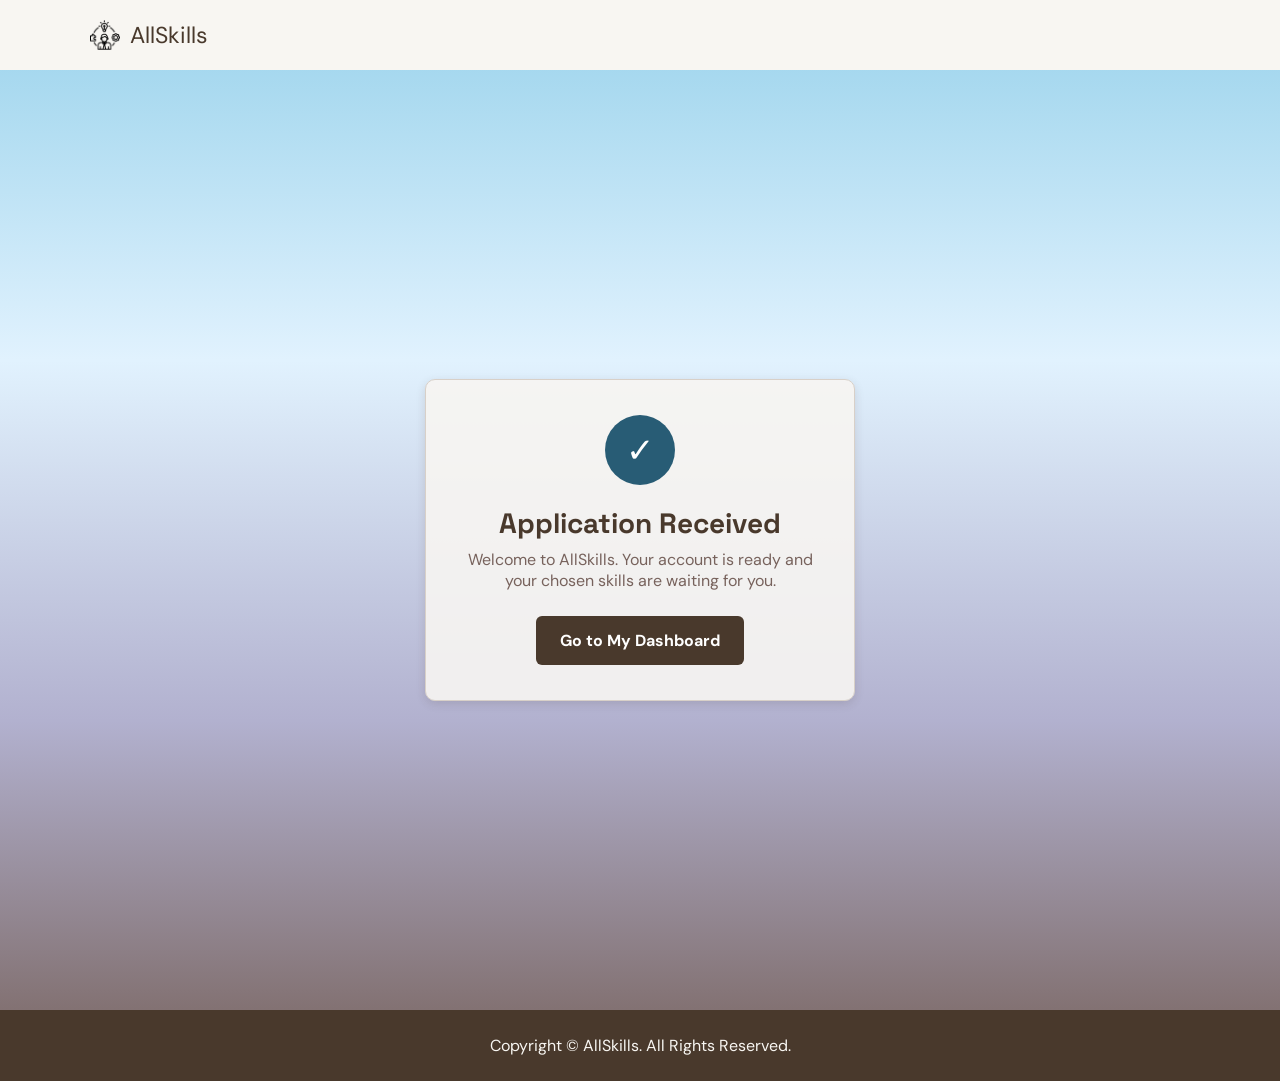
<file: success.html>
<!DOCTYPE html>
<html lang="en">
<head>
  <meta charset="UTF-8">
  <meta name="viewport" content="width=device-width, initial-scale=1.0">
  <meta name="author" content="Philip Chigozie">
  <meta name="description" content="Your AllSkills application was received.">
  <title>AllSkills | Welcome</title>
  <link rel="icon" href="Skills.png">
  <link rel="stylesheet" href="login.css">
  <link href="https://fonts.googleapis.com/css2?family=DM+Sans:wght@400;500;600;700&family=Space+Grotesk:wght@400;500;600;700&display=swap" rel="stylesheet">
</head>
<body>

  <header class="app-header">
    <a href="index.html" class="brand">
      <img src="Skills.png" alt="AllSkills logo">
      <span>AllSkills</span>
    </a>
  </header>

  <main class="login-wrap">
    <section class="login-card success-card">
      <span class="success-icon">✓</span>
      <h1>Application Received</h1>
      <p class="login-sub">
        Welcome to AllSkills. Your account is ready and your chosen skills are waiting for you.
      </p>
      <a href="dashboard.html" class="success-button">Go to My Dashboard</a>
    </section>
  </main>

  <footer class="app-footer">
    <p>Copyright &copy; AllSkills. All Rights Reserved.</p>
  </footer>

</body>
</html>
</file>
<file: index.css>
/* ========== BASE: shared by every page ========== */
:root {
  --sky-blue: #98D2EB;
  --ice-blue: #E1F2FE;
  --lavender: #B2B1CF;
  --muted-brown: #77625C;
  --dark-brown: #49392C;

  --cream: #F8F6F2;
  --beige: #E8DDD2;
  --deep-blue: #285C75;
  --soft-grey: #D5D0D8;

  --text-dark: #302923;
  --text-light: #FFFFFF;
  --text-grey: #77625C;

  --border: #D8D0C8;
  --shadow: rgba(73, 57, 44, 0.15);
}

* {
  margin: 0;
  padding: 0;
  box-sizing: border-box;
}

html {
  overflow-wrap: break-word;
  scroll-behavior: smooth;
}

body {
  background: linear-gradient(
    to bottom,
    var(--sky-blue),
    var(--ice-blue),
    var(--lavender),
    var(--muted-brown)
  );
  color: var(--text-dark);
  font-family: 'DM Sans', sans-serif;
}

h1, h2, h3, h4, h5, h6 {
  font-family: 'Space Grotesk', sans-serif;
}

a {
  text-decoration: none;
  color: var(--dark-brown);
}

button, input, textarea, select {
  font: inherit;
}

/* Simple header and footer (apply, login, forgot, success, skill, lesson) */
.app-header {
  display: flex;
  justify-content: space-between;
  align-items: center;
  padding: 20px 7%;
  background: var(--cream);
}

.brand {
  display: flex;
  align-items: center;
  gap: 10px;
  font-size: 23px;
  color: var(--dark-brown);
}

.brand img {
  width: 30px;
  height: 30px;
}

.exit {
  color: var(--dark-brown);
}

.app-footer {
  background: var(--dark-brown);
  text-align: center;
  padding: 25px;
  color: var(--cream);
}

/* ========== INDEX (HOME) PAGE ========== */

/* Header and menu */
header {
  position: sticky;
  top: 0;
  z-index: 10;
}

.head {
  padding: 10px 4px;
  text-transform: uppercase;
  display: flex;
  justify-content: space-between;
  align-items: center;
  background: var(--cream);
  color: var(--dark-brown);
}

.head a {
  background: var(--dark-brown);
  color: var(--text-light);
  border: 1px solid var(--dark-brown);
  padding: 7px;
  border-radius: 5px;
}

.head a:hover {
  background: var(--muted-brown);
}

.head p {
  display: flex;
  align-items: center;
  font-size: 25px;
}

.skillsimg {
  height: 25px;
  width: 25px;
}

header nav {
  flex-wrap: wrap;
  text-transform: uppercase;
  background: var(--dark-brown);
  display: flex;
  justify-content: space-evenly;
  padding: 4px 0;
}

header nav a {
  color: var(--ice-blue);
  display: block;
  padding: 10px;
  border-radius: 5px;
}

header nav a:hover {
  background: var(--muted-brown);
}

header nav a.current {
  background: var(--ice-blue);
  color: var(--dark-brown);
}

/* General sections */
section:not(.intro) {
  padding: 40px 7%;
}

section h2 {
  text-transform: uppercase;
  text-align: center;
  color: var(--dark-brown);
  margin-bottom: 10px;
}

section p {
  line-height: 1.7;
}

.subheading {
  text-align: center;
  font-weight: bold;
  margin-bottom: 20px;
}

/* Hero */
.intro {
  position: relative;
  overflow: hidden;
  display: flex;
  align-items: center;
  padding: 2rem;
}

.BG {
  position: absolute;
  inset: 0;
  width: 100%;
  height: 100%;
  object-fit: cover;
  object-position: center;
}

.intro::before {
  content: "";
  position: absolute;
  inset: 0;
  background: rgba(0, 0, 0, 0.3);
  z-index: 1;
}

.content {
  margin: 30px;
  position: relative;
  z-index: 2;
  color: white;
}

.content h1 {
  margin-bottom: 20px;
}

.content p {
  margin-bottom: 25px;
}

/* Buttons */
.button {
  display: inline-block;
  background: var(--dark-brown);
  color: var(--text-light);
  padding: 12px 22px;
  border-radius: 5px;
  margin-top: 15px;
}

.button:hover {
  background: var(--muted-brown);
}

/* Boxes and grids */
.welcome {
  text-align: center;
}

.offerbox,
.categorybox,
.whybox,
.howbox {
  display: flex;
  flex-wrap: wrap;
  justify-content: center;
  gap: 20px;
}

.box {
  flex: 1 1 220px;
  background: var(--cream);
  border: 1px solid var(--border);
  border-radius: 8px;
  padding: 28px;
  box-shadow: 0 3px 10px var(--shadow);
}

.box h3 {
  font-size: 20px;
  color: var(--deep-blue);
  margin-bottom: 10px;
}

.box p {
  font-size: 12px;
}

.categorybox .box {
  flex: 1 1 250px;
}

.servicecategories {
  text-align: center;
}

.servicecategories ul {
  margin: 15px 0 0 20px;
  line-height: 1.9;
  text-align: left;
  font-size: 13px;
}

.why p {
  text-align: center;
  margin-bottom: 20px;
}

.howbox .box {
  border-bottom: 4px solid var(--lavender);
}

/* About */
.pageintro {
  display: flex;
  flex-wrap: wrap;
  align-items: center;
  justify-content: space-between;
  gap: 30px;
  padding: 60px 8%;
  scroll-margin-top: 100px;
}

.introtext {
  flex: 1 1 300px;
}

.introtag {
  color: var(--dark-brown);
  text-transform: uppercase;
  letter-spacing: 3px;
  font-size: 13px;
  font-weight: bold;
}

.introtext h1 {
  font-size: 38px;
  color: var(--dark-brown);
  margin: 15px 0;
}

.introtext p {
  max-width: 550px;
  line-height: 1.8;
}

.introimage {
  flex: 1 1 250px;
}

.introimage img {
  width: 100%;
  height: 280px;
  object-fit: cover;
  border-radius: 10px;
}

.mission {
  display: flex;
  flex-wrap: wrap;
  gap: 20px;
}

.mission .box {
  min-width: 220px;
}

.mission .box h2 {
  font-size: 22px;
}

/* Contact form */
.contactform > p {
  text-align: center;
  margin-bottom: 25px;
}

form {
  margin: auto;
}

form div {
  margin-bottom: 18px;
}

label {
  display: block;
  margin-bottom: 7px;
  font-weight: bold;
}

input,
textarea {
  width: 100%;
  padding: 12px;
  border: 1px solid var(--border);
  border-radius: 5px;
  background: white;
}

textarea {
  resize: vertical;
}

button {
  padding: 11px 20px;
  border: none;
  border-radius: 5px;
  background: var(--dark-brown);
  color: white;
  cursor: pointer;
  margin-right: 8px;
}

button:hover {
  background: var(--muted-brown);
}

/* FAQ */
details {
  margin: 12px auto;
  padding: 15px;
  background: var(--cream);
  border: 1px solid var(--border);
  border-radius: 5px;
}

summary {
  cursor: pointer;
  font-weight: bold;
  color: var(--dark-brown);
}

details p {
  margin-top: 12px;
}

/* Final call to action */
.apply {
  color: var(--text-light);
}

.apply h2 {
  color: var(--text-light);
}

.apply p {
  display: flex;
  justify-content: center;
  text-align: center;
  font-weight: bolder;
  font-style: italic;
  text-transform: lowercase;
}

/* Footer */
footer {
  padding: 10px;
  background: var(--dark-brown);
  color: var(--cream);
}

footer p {
  line-height: 1.5;
  color: var(--cream);
  margin: 4px;
}

footer a {
  padding: 12px 0;
}

.back {
  text-transform: uppercase;
  background: var(--cream);
  color: var(--dark-brown);
  padding: 2px;
  border-radius: 5px;
  width: 25%;
  text-align: center;
  margin: 4px;
}

/* Mobile */
@media (max-width: 750px) {
  .head p { font-size: 18px; }
  .back { width: 50%; }
  .introtext h1 { font-size: 28px; }
}
</file>
<file: apply.css>
/* ========== BASE: shared by every page ========== */
:root {
  --sky-blue: #98D2EB;
  --ice-blue: #E1F2FE;
  --lavender: #B2B1CF;
  --muted-brown: #77625C;
  --dark-brown: #49392C;

  --cream: #F8F6F2;
  --beige: #E8DDD2;
  --deep-blue: #285C75;
  --soft-grey: #D5D0D8;

  --text-dark: #302923;
  --text-light: #FFFFFF;
  --text-grey: #77625C;

  --border: #D8D0C8;
  --shadow: rgba(73, 57, 44, 0.15);
}

* {
  margin: 0;
  padding: 0;
  box-sizing: border-box;
}

html {
  overflow-wrap: break-word;
  scroll-behavior: smooth;
}

body {
  background: linear-gradient(
    to bottom,
    var(--sky-blue),
    var(--ice-blue),
    var(--lavender),
    var(--muted-brown)
  );
  color: var(--text-dark);
  font-family: 'DM Sans', sans-serif;
}

h1, h2, h3, h4, h5, h6 {
  font-family: 'Space Grotesk', sans-serif;
}

a {
  text-decoration: none;
  color: var(--dark-brown);
}

button, input, textarea, select {
  font: inherit;
}

/* Simple header and footer (apply, login, forgot, success, skill, lesson) */
.app-header {
  display: flex;
  justify-content: space-between;
  align-items: center;
  padding: 20px 7%;
  background: var(--cream);
}

.brand {
  display: flex;
  align-items: center;
  gap: 10px;
  font-size: 23px;
  color: var(--dark-brown);
}

.brand img {
  width: 30px;
  height: 30px;
}

.exit {
  text-transform:capitalize;
  background: var(--dark-brown);
  color: white;
  padding: 10px 20px;
  border: none;
  border-radius: 6px;
  cursor: pointer;
  font-weight: bold;
}
.app-footer {
  background: var(--dark-brown);
  text-align: center;
  padding: 25px;
  color: var(--cream);
}
/* ========== APPLY PAGE ========== */
.application {
  max-width: 1000px;
  margin: auto;
  padding: 35px 20px;
}

.apply-intro {
  text-align: center;
  padding: 35px 10px;
}

.apply-intro h1 {
  font-size: 32px;
  margin-bottom: 15px;
  color: var(--dark-brown);
}

.apply-intro p {
  color: var(--text-grey);
  line-height: 1.7;
}

.form-section {
  background: rgba(248, 246, 242, 0.85);
  border: 1px solid var(--border);
  border-radius: 10px;
  padding: 30px;
  margin-bottom: 25px;
  box-shadow: 0 3px 10px var(--shadow);
}

.form-section h2 {
  color: var(--dark-brown);
  margin-bottom: 10px;
}

.form-section > p {
  color: var(--text-grey);
  margin-bottom: 25px;
}

.form-grid {
  display: grid;
  grid-template-columns: repeat(2, 1fr);
  gap: 20px;
}

.form-section label {
  display: block;
  margin-bottom: 10px;
}

.form-section input:not([type="checkbox"]):not([type="radio"]),
.form-section select,
.form-section textarea {
  width: 100%;
  padding: 13px;
  background: white;
  border: 1px solid var(--border);
  border-radius: 5px;
  color: var(--text-dark);
  outline: none;
}

.form-section input:focus,
.form-section textarea:focus,
.form-section select:focus {
  border-color: var(--deep-blue);
}

.form-group {
  margin-top: 20px;
}

/* Skill selection */
.skill-selection {
  display: grid;
  grid-template-columns: repeat(2, 1fr);
  gap: 15px;
}

.skill-option {
  display: flex !important;
  align-items: center;
  gap: 12px;
  padding: 17px;
  background: white;
  border: 1px solid var(--border);
  border-radius: 7px;
  cursor: pointer;
}

.skill-option input {
  accent-color: var(--deep-blue);
}

.skill-option span {
  display: flex;
  flex-direction: column;
  gap: 7px;
}

.skill-option small {
  color: var(--text-grey);
}

/* Learning level */
.level-selection {
  display: grid;
  grid-template-columns: repeat(3, 1fr);
  gap: 15px;
}

.level-selection label {
  display: flex;
  gap: 10px;
  padding: 18px;
  background: white;
  border-radius: 7px;
  cursor: pointer;
}

.level-selection input {
  accent-color: var(--deep-blue);
}

.level-selection span {
  display: flex;
  flex-direction: column;
  gap: 8px;
}

.level-selection small {
  color: var(--text-grey);
}

/* Submit */
.submit-section {
  text-align: center;
  padding: 40px 15px;
}

.submit-section h2 {
  color: var(--dark-brown);
  margin-bottom: 15px;
}

.submit-section p {
  color: var(--text-grey);
  margin-bottom: 25px;
  line-height: 1.7;
}

.submit-section button {
  background: var(--dark-brown);
  color: white;
  padding: 15px 25px;
  border: none;
  border-radius: 6px;
  cursor: pointer;
  font-weight: bold;
}

.submit-section button:hover {
  background: var(--muted-brown);
}

/* Mobile */
@media (max-width: 750px) {
  .form-grid,
  .skill-selection,
  .level-selection { grid-template-columns: 1fr; }
}

@media (max-width: 450px) {
  .form-section { padding: 20px; }
}
</file>
<file: dashboard.css>
/* ========== BASE: shared by every page ========== */
:root {
  --sky-blue: #98D2EB;
  --ice-blue: #E1F2FE;
  --lavender: #B2B1CF;
  --muted-brown: #77625C;
  --dark-brown: #49392C;

  --cream: #F8F6F2;
  --beige: #E8DDD2;
  --deep-blue: #285C75;
  --soft-grey: #D5D0D8;

  --text-dark: #302923;
  --text-light: #FFFFFF;
  --text-grey: #77625C;

  --border: #D8D0C8;
  --shadow: rgba(73, 57, 44, 0.15);
}

* {
  margin: 0;
  padding: 0;
  box-sizing: border-box;
}

html {
  overflow-wrap: break-word;
  scroll-behavior: smooth;
}

body {
  background: linear-gradient(
    to bottom,
    var(--sky-blue),
    var(--ice-blue),
    var(--lavender),
    var(--muted-brown)
  );
  color: var(--text-dark);
  font-family: 'DM Sans', sans-serif;
}

h1, h2, h3, h4, h5, h6 {
  font-family: 'Space Grotesk', sans-serif;
}

a {
  text-decoration: none;
  color: var(--dark-brown);
}
a:last-child{
  color: white;
  text-decoration: none;
  background: var(--dark-brown);
  padding: 5px 10px;
  border: none;
  border-radius: 6px;
  cursor: pointer;
}

button, input, textarea, select {
  font: inherit;
}

/* Simple header and footer (apply, login, forgot, success, skill, lesson) */
.app-header {
  display: flex;
  justify-content: space-between;
  align-items: center;
  padding: 20px 7%;
  background: var(--cream);
}

.brand {
  display: flex;
  align-items: center;
  gap: 10px;
  font-size: 23px;
  color: var(--dark-brown);
}

.brand img {
  width: 30px;
  height: 30px;
}

.exit {
  color: var(--dark-brown);
}

.app-footer {
  background: var(--dark-brown);
  text-align: center;
  padding: 25px;
  color: var(--cream);
}

/* ========== DASHBOARD ========== */
#menu-toggle {
  display: none;
}

/* Fixed left sidebar */
.sidebar {
  position: fixed;
  top: 0;
  left: 0;
  width: 260px;
  height: 100vh;
  background: var(--dark-brown);
  color: var(--cream);
  display: flex;
  flex-direction: column;
  overflow-y: auto;
  z-index: 30;
  transition: transform 0.3s;
}

.side-head {
  display: flex;
  align-items: center;
  gap: 10px;
  padding: 22px;
}

.side-head img {
  width: 28px;
  height: 28px;
}

.side-head h2 {
  font-size: 21px;
  color: var(--cream);
}

.side-profile {
  display: flex;
  align-items: center;
  gap: 12px;
  margin: 0 16px 10px;
  padding: 14px;
  background: rgba(255, 255, 255, 0.08);
  border-radius: 8px;
}

.avatar {
  display: flex;
  align-items: center;
  justify-content: center;
  min-width: 44px;
  height: 44px;
  border-radius: 50%;
  background: var(--sky-blue);
  color: var(--dark-brown);
  font-weight: bold;
  font-size: 18px;
}

.side-profile strong {
  display: block;
  font-size: 15px;
}

.side-profile small {
  color: var(--soft-grey);
}

.sidebar nav {
  display: flex;
  flex-direction: column;
  gap: 4px;
  padding: 10px 12px;
  flex: 1;
}

.sidebar nav a,
.side-bottom a {
  display: flex;
  align-items: center;
  gap: 14px;
  padding: 13px 14px;
  border-radius: 7px;
  color: var(--cream);
  white-space: nowrap;
}

.sidebar nav a span,
.side-bottom a span {
  min-width: 22px;
  font-size: 19px;
  text-align: center;
}

.sidebar nav a:hover,
.side-bottom a:hover {
  background: var(--muted-brown);
}

.side-bottom {
  padding: 12px;
  border-top: 1px solid rgba(255, 255, 255, 0.15);
}

.sidebar-overlay {
  display: none;
  position: fixed;
  inset: 0;
  background: rgba(0, 0, 0, 0.5);
  z-index: 25;
}

/* Main area and top bar */
.main-content {
  margin-left: 260px;
  min-height: 100vh;
}

.topbar {
  position: sticky;
  top: 0;
  z-index: 10;
  display: flex;
  justify-content: space-between;
  align-items: center;
  padding: 20px 30px;
  background: var(--cream);
  border-bottom: 1px solid var(--border);
}

.top-left,
.top-right {
  display: flex;
  align-items: center;
  gap: 20px;
}

.top-menu {
  display: none;
  font-size: 26px;
  cursor: pointer;
  color: var(--dark-brown);
}

.topbar h2 {
  font-size: 20px;
  color: var(--dark-brown);
}

.notification {
  font-size: 23px;
  color: var(--dark-brown);
}

/* One section at a time (no JavaScript) */
.view {
  display: none;
  scroll-margin-top: 90px;
}

.view:target {
  display: block;
}

.main-content:not(:has(.view:target)) #view-dashboard {
  display: block;
}

/* Highlight the section you are in */
body:not(:has(.view:target)) .sidebar nav a[href="#view-dashboard"],
body:has(#view-dashboard:target) .sidebar nav a[href="#view-dashboard"],
body:has(#view-myskills:target) .sidebar nav a[href="#view-myskills"],
body:has(#view-learning:target) .sidebar nav a[href="#view-learning"],
body:has(#view-goals:target) .sidebar nav a[href="#view-goals"],
body:has(#view-progress:target) .sidebar nav a[href="#view-progress"],
body:has(#view-achievements:target) .sidebar nav a[href="#view-achievements"],
body:has(#view-profile:target) .sidebar nav a[href="#view-profile"],
body:has(#view-settings:target) .sidebar nav a[href="#view-settings"] {
  background: var(--ice-blue);
  color: var(--dark-brown);
}

/* Welcome and overview */
.main-content{
    min-height: calc(110vh - 140px);
}
.main-content .welcome {
  padding: 35px 30px;
}

.main-content .welcome h1 {
  font-size: 27px;
  margin-bottom: 12px;
  color: var(--dark-brown);
}

.main-content .welcome p {
  color: var(--text-grey);
  line-height: 1.7;
}

.overview,
.dashboard-section {
  padding: 25px 30px;
  min-height: calc(110vh - 140px);
}

.overview h2,
.dashboard-section > h2 {
  margin-bottom: 22px;
  color: var(--dark-brown);
}

.overview-grid {
  display: grid;
  grid-template-columns: repeat(4, 1fr);
  gap: 15px;
}

.stat-card {
  background: var(--cream);
  border: 1px solid var(--border);
  border-radius: 9px;
  padding: 22px;
  box-shadow: 0 3px 10px var(--shadow);
}

.stat-card p {
  color: var(--text-grey);
  margin-bottom: 15px;
}

.stat-card h2 {
  font-size: 30px;
  color: var(--deep-blue);
}

.section-heading {
  display: flex;
  justify-content: space-between;
  align-items: center;
  margin-bottom: 22px;
}

.section-heading h2 {
  color: var(--dark-brown);
}

.section-heading a {
  color: var(--deep-blue);
  font-weight: bold;
}

/* Empty states */
.empty-state {
  background: rgba(248, 246, 242, 0.85);
  border: 1px solid var(--border);
  border-radius: 10px;
  padding: 45px 20px;
  text-align: center;
  box-shadow: 0 3px 10px var(--shadow);
}

.empty-icon {
  display: block;
  font-size: 35px;
  color: var(--deep-blue);
  margin-bottom: 18px;
}

.empty-state h3 {
  color: var(--dark-brown);
  margin-bottom: 12px;
}

.empty-state p {
  color: var(--text-grey);
  max-width: 550px;
  margin: auto;
  line-height: 1.7;
}

.empty-button {
  display: inline-block;
  margin-top: 22px;
  padding: 12px 22px;
  background: var(--dark-brown);
  color: white;
  border-radius: 5px;
}

.empty-button:hover {
  background: var(--muted-brown);
}

.dashboard-footer {
  background: var(--dark-brown);
  color: var(--cream);
  text-align: center;
  padding: 25px;
  margin-top: 30px;
}

/* Tablet and mobile */
@media (max-width: 900px) {
  .sidebar {
    transform: translateX(-100%);
  }
  #menu-toggle:checked ~ .dashboard .sidebar {
    transform: translateX(0);
  }
  #menu-toggle:checked ~ .dashboard .sidebar-overlay {
    display: block;
  }
  .main-content {
    margin-left: 0;
  }
  .top-menu {
    display: block;
  }
}

@media (max-width: 750px) {
  .overview-grid { grid-template-columns: repeat(2, 1fr); }
  .topbar { padding: 18px; }
  .topbar h2 { font-size: 17px; }
  .main-content .welcome,
  .overview,
  .dashboard-section { padding: 22px 17px; }
}

@media (max-width: 450px) {
  .stat-card { padding: 15px; }
  .stat-card h2 { font-size: 24px; }
}
</file>
<file: login.css>
/* ========== BASE: shared by every page ========== */
:root {
  --sky-blue: #98D2EB;
  --ice-blue: #E1F2FE;
  --lavender: #B2B1CF;
  --muted-brown: #77625C;
  --dark-brown: #49392C;

  --cream: #F8F6F2;
  --beige: #E8DDD2;
  --deep-blue: #285C75;
  --soft-grey: #D5D0D8;

  --text-dark: #302923;
  --text-light: #FFFFFF;
  --text-grey: #77625C;

  --border: #D8D0C8;
  --shadow: rgba(73, 57, 44, 0.15);
}

* {
  margin: 0;
  padding: 0;
  box-sizing: border-box;
}

html {
  overflow-wrap: break-word;
  scroll-behavior: smooth;
}

body {
  background: linear-gradient(
    to bottom,
    var(--sky-blue),
    var(--ice-blue),
    var(--lavender),
    var(--muted-brown)
  );
  color: var(--text-dark);
  font-family: 'DM Sans', sans-serif;
}

h1, h2, h3, h4, h5, h6 {
  font-family: 'Space Grotesk', sans-serif;
}

a {
  text-decoration: none;
  color: var(--dark-brown);
}

button, input, textarea, select {
  font: inherit;
}
/* ========== SUCCESS PAGE (extras on top of login.css) ========== */
.success-card {
  text-align: center;
}

.success-icon {
  display: flex;
  align-items: center;
  justify-content: center;
  width: 70px;
  height: 70px;
  margin: 0 auto 20px;
  border-radius: 50%;
  background: var(--deep-blue);
  color: white;
  font-size: 34px;
}

.success-button {
  display: inline-block;
  padding: 14px 24px;
  background: var(--dark-brown);
  color: white;
  border-radius: 6px;
  font-weight: bold;
}

.success-button:hover {
  background: var(--muted-brown);
}
/* Simple header and footer (apply, login, forgot, success, skill, lesson) */
.app-header {
  display: flex;
  justify-content: space-between;
  align-items: center;
  padding: 20px 7%;
  background: var(--cream);
}

.brand {
  display: flex;
  align-items: center;
  gap: 10px;
  font-size: 23px;
  color: var(--dark-brown);
}

.brand img {
  width: 30px;
  height: 30px;
}

.exit {
  color: var(--dark-brown);
}

.app-footer {
  background: var(--dark-brown);
  text-align: center;
  padding: 25px;
  color: var(--cream);
}

/* ========== LOGIN, FORGOT PASSWORD AND SUCCESS CARD ========== */
.login-wrap {
  min-height: calc(120vh - 140px);
  display: flex;
  align-items: center;
  justify-content: center;
  padding: 40px 20px;
}

.login-card {
  width: 100%;
  max-width: 430px;
  background: rgba(248, 246, 242, 0.9);
  border: 1px solid var(--border);
  border-radius: 10px;
  padding: 35px 30px;
  box-shadow: 0 3px 10px var(--shadow);
}

.login-card h1 {
  font-size: 28px;
  color: var(--dark-brown);
  text-align: center;
  margin-bottom: 8px;
}

.login-sub {
  text-align: center;
  color: var(--text-grey);
  margin-bottom: 25px;
}

.login-card form div {
  margin-bottom: 18px;
}

.login-card label {
  display: block;
  margin-bottom: 7px;
  font-weight: bold;
}

.login-card input:not([type="checkbox"]) {
  width: 100%;
  padding: 13px;
  background: white;
  border: 1px solid var(--border);
  border-radius: 5px;
  outline: none;
}

.login-card input:focus {
  border-color: var(--deep-blue);
}

.login-options {
  display: flex;
  justify-content: space-between;
  align-items: center;
  flex-wrap: wrap;
  gap: 10px;
  font-size: 14px;
}

.login-options .remember {
  display: flex;
  align-items: center;
  gap: 8px;
  margin: 0;
  font-weight: normal;
}

.login-options a,
.login-switch a {
  color: var(--deep-blue);
  font-weight: bold;
}

.login-card button {
  width: 100%;
  padding: 14px;
  border: none;
  border-radius: 6px;
  background: var(--dark-brown);
  color: white;
  font-weight: bold;
  cursor: pointer;
}

.login-card button:hover {
  background: var(--muted-brown);
}

.login-switch {
  text-align: center;
  margin-top: 20px;
  color: var(--text-grey);
}
</file>
<file: skills.css>
/* ========== BASE: shared by every page ========== */
:root {
  --sky-blue: #98D2EB;
  --ice-blue: #E1F2FE;
  --lavender: #B2B1CF;
  --muted-brown: #77625C;
  --dark-brown: #49392C;

  --cream: #F8F6F2;
  --beige: #E8DDD2;
  --deep-blue: #285C75;
  --soft-grey: #D5D0D8;

  --text-dark: #302923;
  --text-light: #FFFFFF;
  --text-grey: #77625C;

  --border: #D8D0C8;
  --shadow: rgba(73, 57, 44, 0.15);
}

* {
  margin: 0;
  padding: 0;
  box-sizing: border-box;
}

html {
  overflow-wrap: break-word;
  scroll-behavior: smooth;
}

body {
  background: linear-gradient(
    to bottom,
    var(--sky-blue),
    var(--ice-blue),
    var(--lavender),
    var(--muted-brown)
  );
  color: var(--text-dark);
  font-family: 'DM Sans', sans-serif;
}

h1, h2, h3, h4, h5, h6 {
  font-family: 'Space Grotesk', sans-serif;
}

a {
  text-decoration: none;
  color: var(--dark-brown);
}

button, input, textarea, select {
  font: inherit;
}

/* Simple header and footer (apply, login, forgot, success, skill, lesson) */
.app-header {
  display: flex;
  justify-content: space-between;
  align-items: center;
  padding: 20px 7%;
  background: var(--cream);
}

.brand {
  display: flex;
  align-items: center;
  gap: 10px;
  font-size: 23px;
  color: var(--dark-brown);
}

.brand img {
  width: 30px;
  height: 30px;
}

.exit {
  color: var(--dark-brown);
}

.app-footer {
  background: var(--dark-brown);
  text-align: center;
  padding: 25px;
  color: var(--cream);
}

/* ========== SKILL PAGE (also shared with lesson page) ========== */
.page-wrap {
  max-width: 900px;
  margin: auto;
  padding: 30px 20px 50px;
}

.breadcrumb {
  font-size: 14px;
  margin-bottom: 20px;
  color: var(--text-grey);
}

.breadcrumb a {
  color: var(--deep-blue);
  font-weight: bold;
}

.tag {
  display: inline-block;
  font-size: 12px;
  padding: 6px 12px;
  border-radius: 20px;
  background: var(--ice-blue);
  color: var(--deep-blue);
  margin-bottom: 15px;
}

.skill-hero {
  background: rgba(248, 246, 242, 0.9);
  border: 1px solid var(--border);
  border-radius: 10px;
  padding: 30px;
  box-shadow: 0 3px 10px var(--shadow);
}

.skill-hero h1 {
  font-size: 30px;
  color: var(--dark-brown);
  margin-bottom: 12px;
}

.skill-hero > p {
  color: var(--text-grey);
  line-height: 1.7;
  margin-bottom: 25px;
}

.progress-info {
  display: flex;
  justify-content: space-between;
  gap: 10px;
  color: var(--text-grey);
  font-size: 13px;
  margin-bottom: 12px;
}

.progress-bar {
  height: 7px;
  background: var(--soft-grey);
  border-radius: 10px;
  overflow: hidden;
  margin-bottom: 20px;
}

.progress-bar div {
  height: 100%;
  background: var(--deep-blue);
  border-radius: 10px;
}

.progress-bar.large {
  height: 12px;
}

.continue {
  display: block;
  text-align: center;
  padding: 11px;
  background: var(--dark-brown);
  color: white;
  border-radius: 5px;
  font-weight: bold;
}

.continue:hover {
  background: var(--muted-brown);
}

.stage-section {
  margin-top: 30px;
}

.stage-section h2 {
  color: var(--dark-brown);
  margin-bottom: 18px;
}

.stage-list {
  display: flex;
  flex-direction: column;
  gap: 12px;
}

.stage-link {
  display: flex;
  align-items: center;
  gap: 16px;
  padding: 18px;
  background: var(--cream);
  border: 1px solid var(--border);
  border-radius: 8px;
  box-shadow: 0 3px 10px var(--shadow);
}

.stage-link:hover {
  border-color: var(--deep-blue);
}

.stage-link b {
  display: flex;
  align-items: center;
  justify-content: center;
  min-width: 36px;
  height: 36px;
  border-radius: 50%;
  background: var(--deep-blue);
  color: white;
}

.stage-link span {
  display: flex;
  flex-direction: column;
  gap: 5px;
  flex: 1;
}

.stage-link strong {
  color: var(--dark-brown);
}

.stage-link small {
  color: var(--text-grey);
}

.stage-link em {
  font-style: normal;
  font-size: 13px;
  color: var(--deep-blue);
  font-weight: bold;
}

.stage-link.locked {
  opacity: 0.6;
}

.stage-link.locked b {
  background: var(--muted-brown);
}
/* ========== LESSON PAGE (loads after skill.css) ========== */
.lesson-card {
  background: rgba(248, 246, 242, 0.9);
  border: 1px solid var(--border);
  border-radius: 10px;
  padding: 30px;
  box-shadow: 0 3px 10px var(--shadow);
}

.lesson-card h1 {
  font-size: 30px;
  color: var(--dark-brown);
  margin-bottom: 12px;
}

.lesson-body h2 {
  font-size: 20px;
  color: var(--deep-blue);
  margin: 25px 0 10px;
}

.lesson-body p {
  line-height: 1.8;
}

.lesson-body pre {
  background: var(--dark-brown);
  color: var(--ice-blue);
  padding: 18px;
  border-radius: 8px;
  overflow-x: auto;
  margin: 10px 0;
  font-size: 14px;
}

.complete-check {
  display: flex;
  align-items: center;
  gap: 12px;
  margin-top: 30px;
  padding: 16px;
  background: white;
  border: 1px solid var(--border);
  border-radius: 7px;
  cursor: pointer;
  font-weight: bold;
}

.complete-check input {
  width: 18px;
  height: 18px;
  accent-color: var(--deep-blue);
}

.lesson-nav {
  display: flex;
  justify-content: space-between;
  gap: 12px;
  margin-top: 25px;
}

.lesson-nav a {
  padding: 12px 20px;
  border-radius: 6px;
  font-weight: bold;
}

.nav-prev {
  background: var(--beige);
  color: var(--dark-brown);
}

.nav-next {
  background: var(--dark-brown);
  color: white;
}

.nav-next:hover {
  background: var(--muted-brown);
}

@media (max-width: 450px) {
  .lesson-card { padding: 20px; }
  .lesson-card h1 { font-size: 24px; }
}
@media (max-width: 450px) {
  .skill-hero { padding: 20px; }
  .skill-hero h1 { font-size: 24px; }
}
</file>
